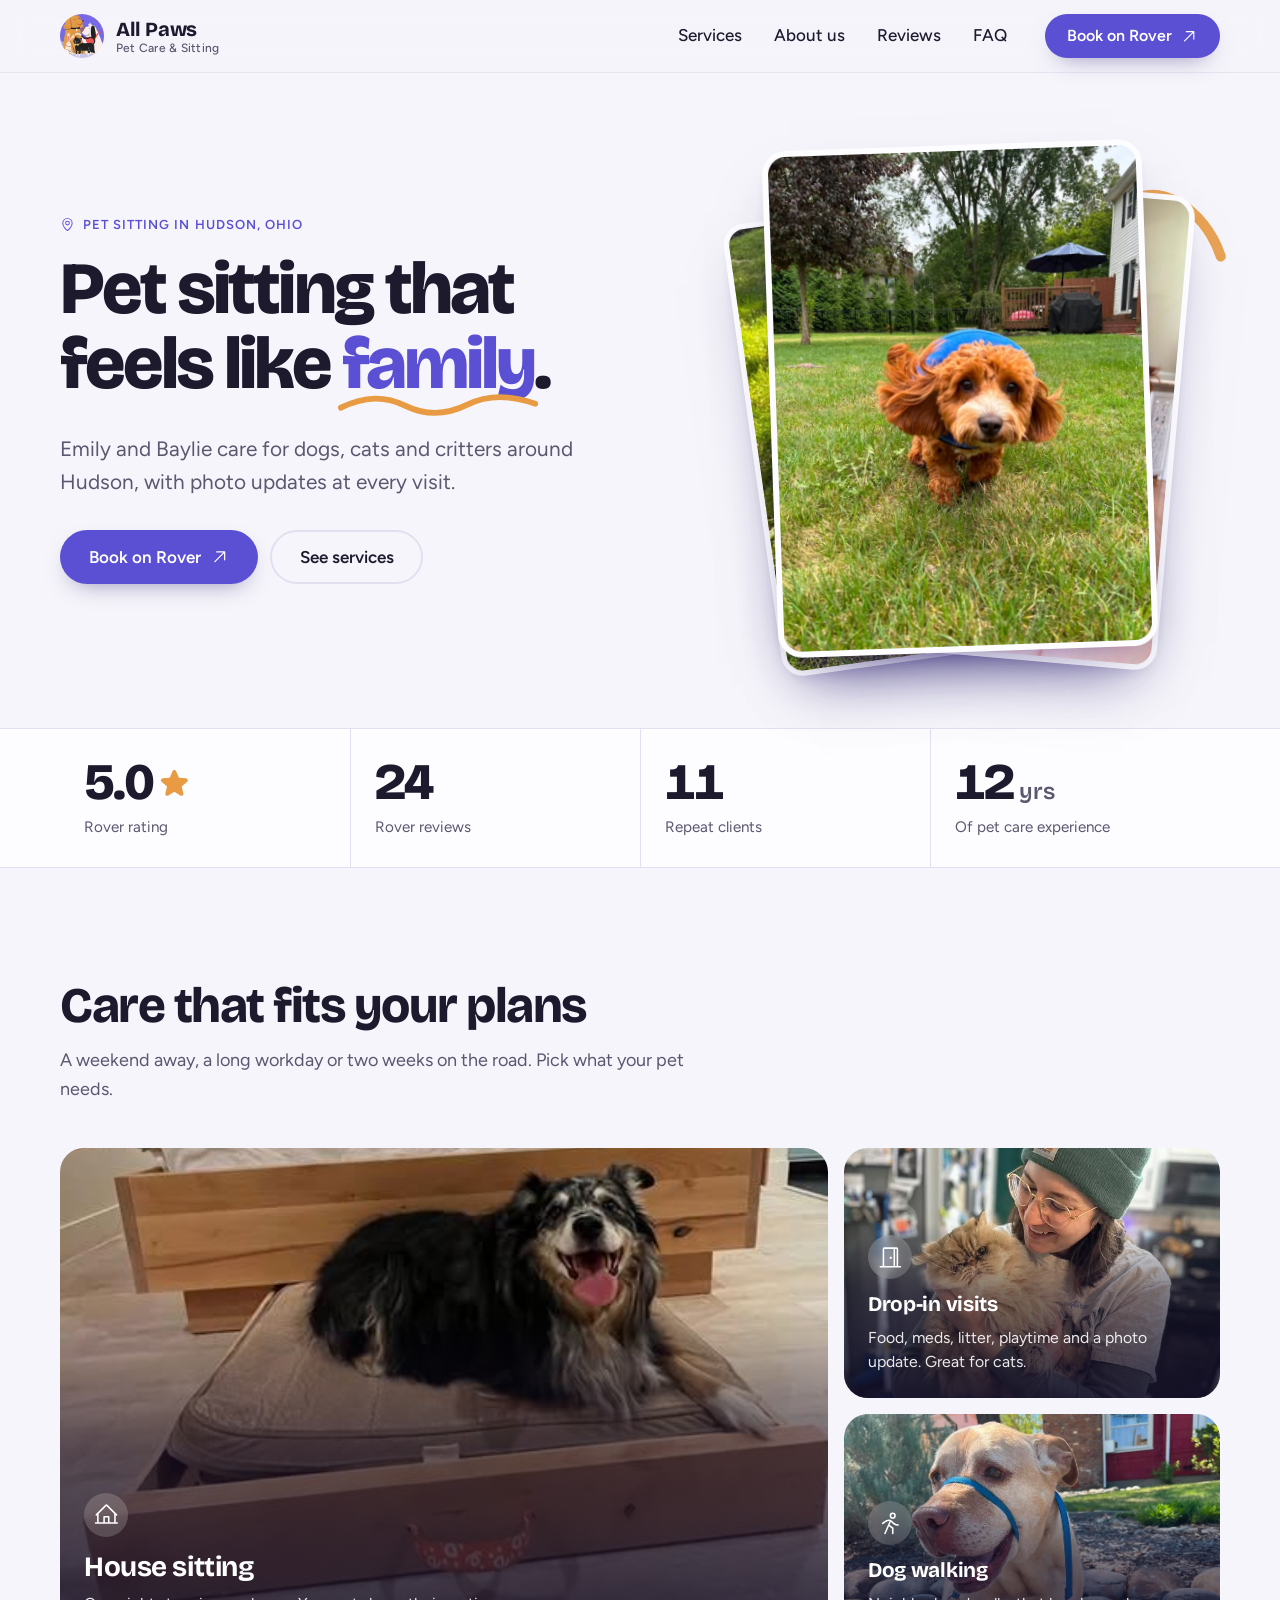
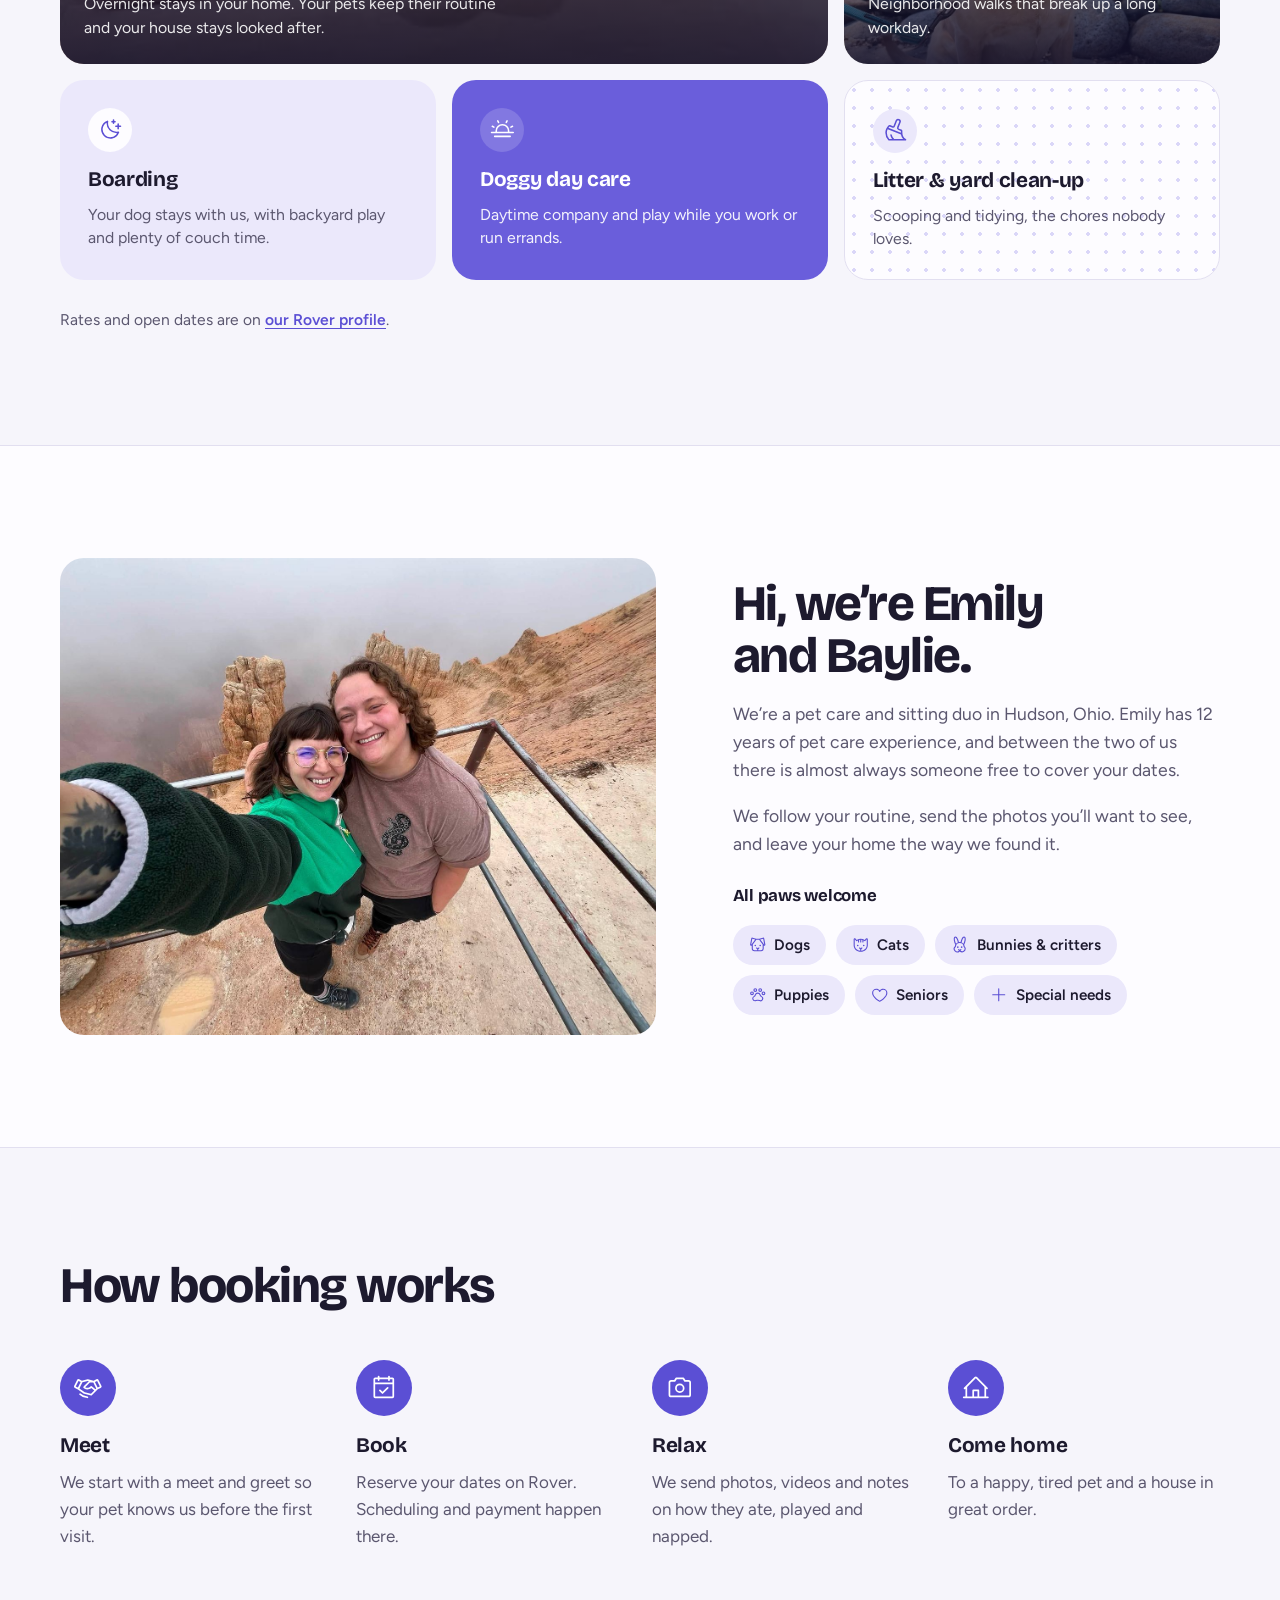
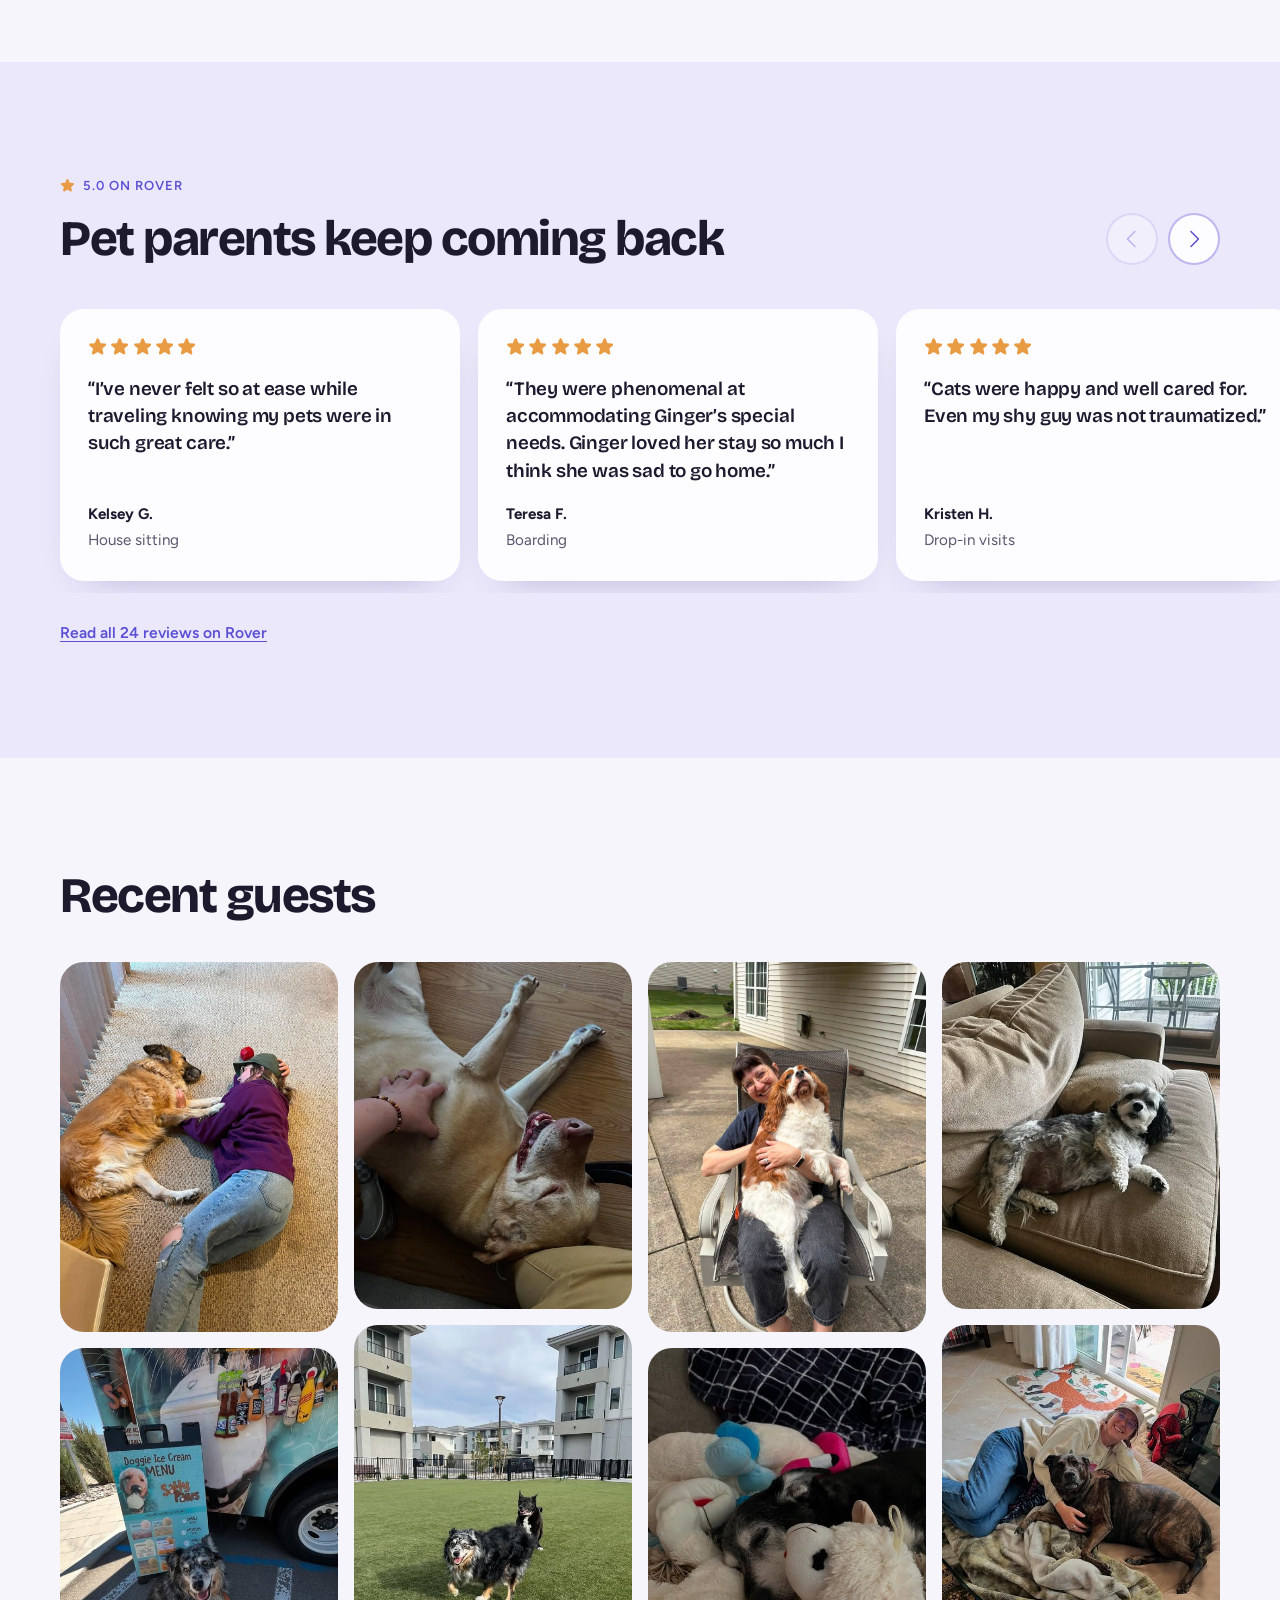
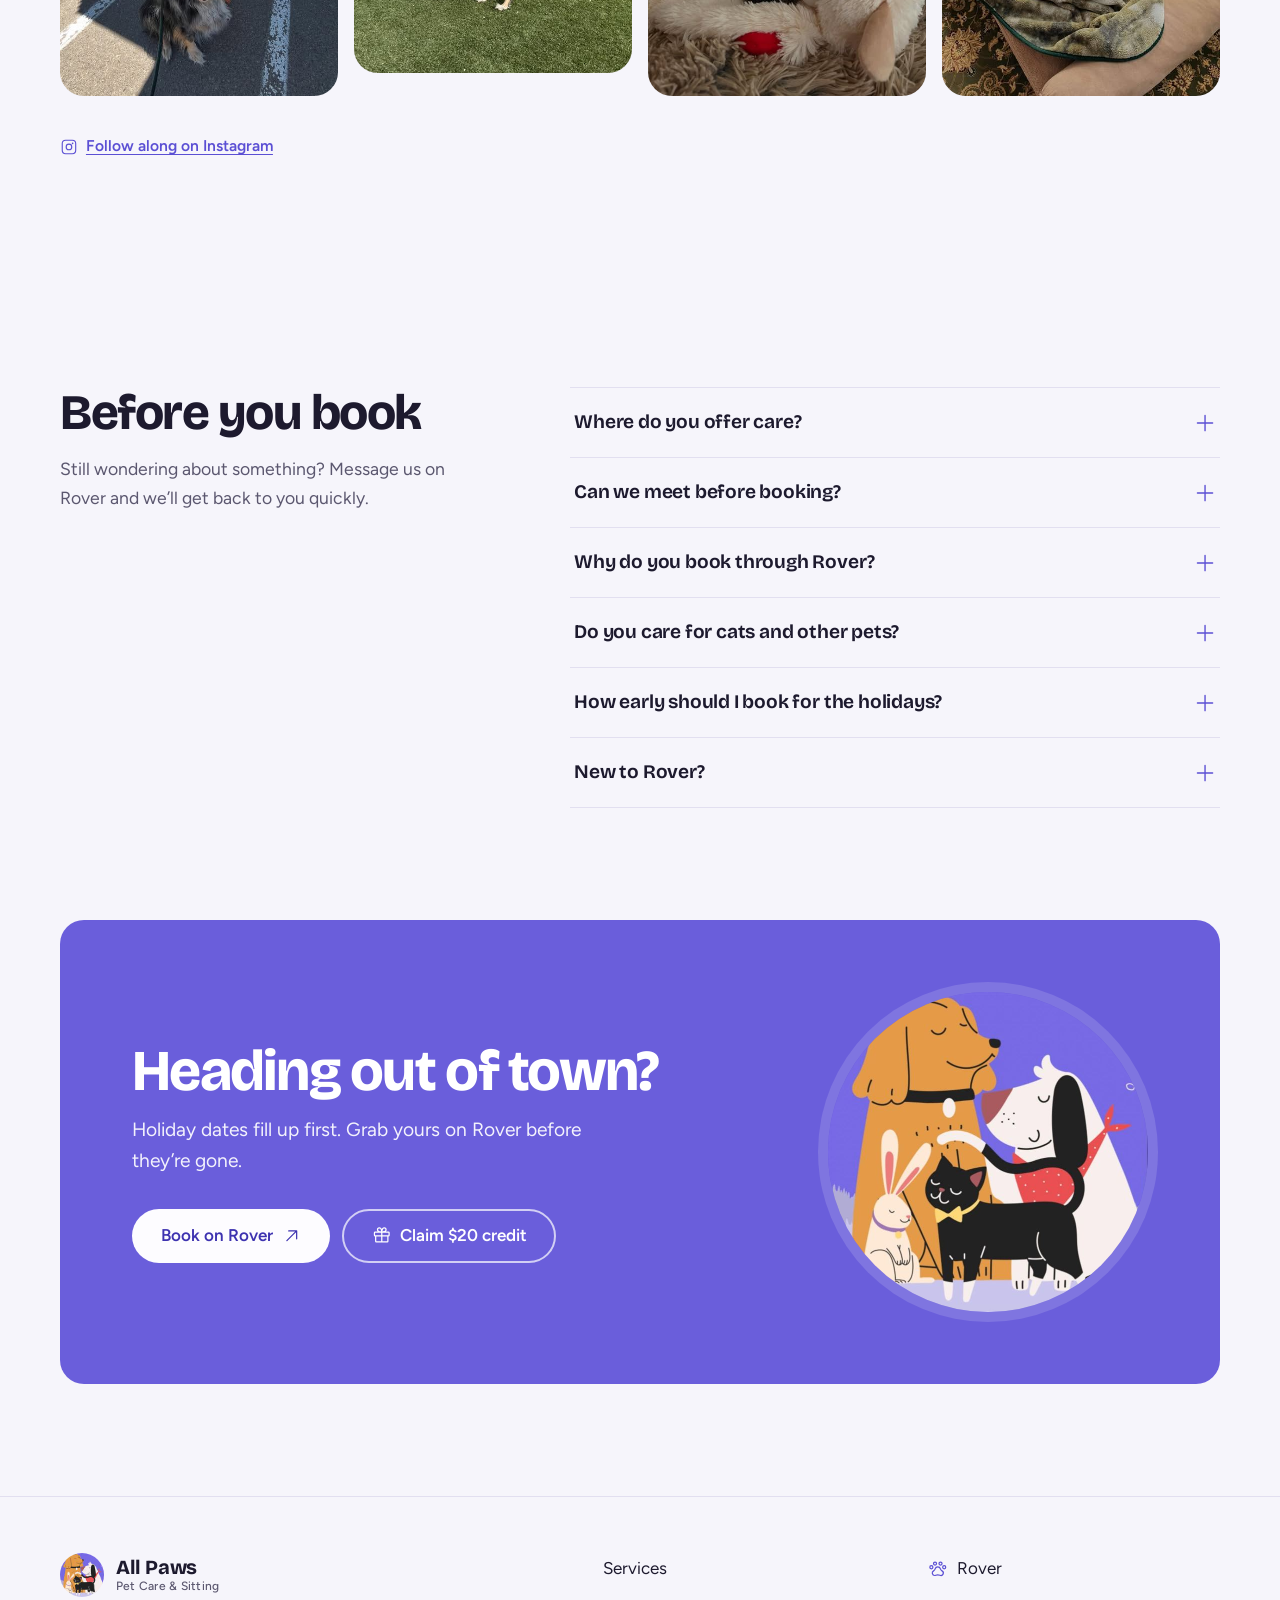
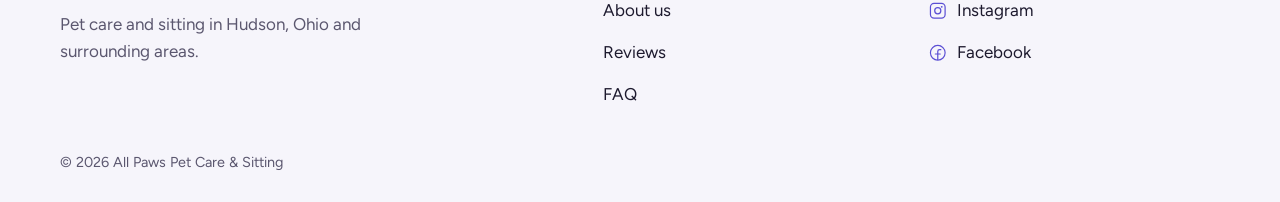
<file: docs/index.html>
<!doctype html>
<html lang="en">
<head>
<meta charset="utf-8">
<meta name="viewport" content="width=device-width, initial-scale=1, viewport-fit=cover">
<title>All Paws Pet Care</title>
<meta name="description" content="All Paws Pet Care &amp; Sitting: Emily and Baylie offer house sitting, drop-in visits, dog walking, boarding and day care in Hudson, Ohio. 5.0 stars on Rover.">
<meta name="theme-color" content="#5B4FD4">
<meta property="og:type" content="website">
<meta property="og:title" content="All Paws Pet Care &amp; Sitting | Hudson, Ohio">
<meta property="og:description" content="House sitting, drop-ins, walks, boarding and day care from a pet sitting duo in Hudson, Ohio. 5.0 stars on Rover.">
<meta property="og:url" content="https://jordanyoerger.com/all-paws/">
<meta property="og:image" content="https://jordanyoerger.com/all-paws/img/doodle-run.jpg">
<link rel="canonical" href="https://jordanyoerger.com/all-paws/">
<link rel="icon" href="img/logo-sm.jpg">
<link rel="preconnect" href="https://fonts.googleapis.com">
<link rel="preconnect" href="https://fonts.gstatic.com" crossorigin>
<link rel="stylesheet" href="https://fonts.googleapis.com/css2?family=Bricolage+Grotesque:opsz,wght@12..96,500..800&amp;family=Figtree:wght@400..700&amp;display=swap">
<script type="application/ld+json">
{
  "@context": "https://schema.org",
  "@type": "LocalBusiness",
  "name": "All Paws Pet Care & Sitting",
  "description": "Pet care and sitting duo offering house sitting, drop-in visits, dog walking, boarding, doggy day care and litter and yard clean-up.",
  "image": "https://jordanyoerger.com/all-paws/img/doodle-run.jpg",
  "url": "https://jordanyoerger.com/all-paws/",
  "address": { "@type": "PostalAddress", "addressLocality": "Hudson", "addressRegion": "OH", "addressCountry": "US" },
  "areaServed": "Hudson, Ohio and surrounding areas",
  "founder": [{ "@type": "Person", "name": "Emily" }, { "@type": "Person", "name": "Baylie" }],
  "sameAs": [
    "https://www.facebook.com/allpawspetcarenv",
    "https://www.instagram.com/allpawspetcarenv/",
    "https://www.rover.com/sit/emilyl32569"
  ]
}
</script>
<link rel="stylesheet" href="site.css">
</head>
<body>
<a class="skip" href="#main">Skip to content</a>

<header class="site-header" id="top">
  <div class="wrap nav">
    <a class="brand" href="#top" aria-label="All Paws Pet Care and Sitting, back to top">
      <img src="img/logo-sm.jpg" width="128" height="128" alt="All Paws logo: a dog, a cat and a bunny snuggled together" decoding="async" class="brand-mark">
      <span class="brand-name">All Paws<small>Pet Care &amp; Sitting</small></span>
    </a>
    <nav class="nav-links" id="nav-links" aria-label="Main">
      <a href="#services">Services</a>
      <a href="#about">About us</a>
      <a href="#reviews">Reviews</a>
      <a href="#faq">FAQ</a>
      <a class="btn btn-primary menu-cta" href="https://www.rover.com/sit/emilyl32569" target="_blank" rel="noopener">Book on Rover <svg class="icon" aria-hidden="true" focusable="false" xmlns="http://www.w3.org/2000/svg" viewBox="0 0 256 256" fill="currentColor"><path d="M200,64V168a8,8,0,0,1-16,0V83.31L69.66,197.66a8,8,0,0,1-11.32-11.32L172.69,72H88a8,8,0,0,1,0-16H192A8,8,0,0,1,200,64Z"/></svg></a>
    </nav>
    <a class="btn btn-primary nav-cta" href="https://www.rover.com/sit/emilyl32569" target="_blank" rel="noopener">Book on Rover <svg class="icon" aria-hidden="true" focusable="false" xmlns="http://www.w3.org/2000/svg" viewBox="0 0 256 256" fill="currentColor"><path d="M200,64V168a8,8,0,0,1-16,0V83.31L69.66,197.66a8,8,0,0,1-11.32-11.32L172.69,72H88a8,8,0,0,1,0-16H192A8,8,0,0,1,200,64Z"/></svg></a>
    <button class="menu-btn" id="menu-btn" type="button" aria-expanded="false" aria-controls="nav-links" aria-label="Open menu">
      <span class="i-open"><svg class="icon" aria-hidden="true" focusable="false" xmlns="http://www.w3.org/2000/svg" viewBox="0 0 256 256" fill="currentColor"><path d="M224,128a8,8,0,0,1-8,8H40a8,8,0,0,1,0-16H216A8,8,0,0,1,224,128ZM40,72H216a8,8,0,0,0,0-16H40a8,8,0,0,0,0,16ZM216,184H40a8,8,0,0,0,0,16H216a8,8,0,0,0,0-16Z"/></svg></span><span class="i-close"><svg class="icon" aria-hidden="true" focusable="false" xmlns="http://www.w3.org/2000/svg" viewBox="0 0 256 256" fill="currentColor"><path d="M205.66,194.34a8,8,0,0,1-11.32,11.32L128,139.31,61.66,205.66a8,8,0,0,1-11.32-11.32L116.69,128,50.34,61.66A8,8,0,0,1,61.66,50.34L128,116.69l66.34-66.35a8,8,0,0,1,11.32,11.32L139.31,128Z"/></svg></span>
    </button>
  </div>
</header>

<main id="main">

  <!-- Hero: asymmetric split, copy left, rotating stack of real client photos right -->
  <section class="hero">
    <div class="wrap hero-grid">
      <div class="hero-copy">
        <p class="eyebrow"><svg class="icon" aria-hidden="true" focusable="false" xmlns="http://www.w3.org/2000/svg" viewBox="0 0 256 256" fill="currentColor"><path d="M128,64a40,40,0,1,0,40,40A40,40,0,0,0,128,64Zm0,64a24,24,0,1,1,24-24A24,24,0,0,1,128,128Zm0-112a88.1,88.1,0,0,0-88,88c0,31.4,14.51,64.68,42,96.25a254.19,254.19,0,0,0,41.45,38.3,8,8,0,0,0,9.18,0A254.19,254.19,0,0,0,174,200.25c27.45-31.57,42-64.85,42-96.25A88.1,88.1,0,0,0,128,16Zm0,206c-16.53-13-72-60.75-72-118a72,72,0,0,1,144,0C200,161.23,144.53,209,128,222Z"/></svg> Pet sitting in Hudson, Ohio</p>
        <h1>Pet sitting that feels like <span class="hl">family<svg class="squiggle" viewBox="0 0 220 24" preserveAspectRatio="none" aria-hidden="true"><path d="M3 15 C 30 3, 52 3, 74 13 S 118 23, 142 12 S 190 2, 217 11"/></svg></span>.</h1>
        <p class="lede">Emily and Baylie care for dogs, cats and critters around Hudson, with photo updates at every visit.</p>
        <div class="cta-row">
          <a class="btn btn-primary btn-lg" href="https://www.rover.com/sit/emilyl32569" target="_blank" rel="noopener">Book on Rover <svg class="icon" aria-hidden="true" focusable="false" xmlns="http://www.w3.org/2000/svg" viewBox="0 0 256 256" fill="currentColor"><path d="M200,64V168a8,8,0,0,1-16,0V83.31L69.66,197.66a8,8,0,0,1-11.32-11.32L172.69,72H88a8,8,0,0,1,0-16H192A8,8,0,0,1,200,64Z"/></svg></a>
          <a class="btn btn-ghost btn-lg" href="#services">See services</a>
        </div>
      </div>
      <div class="hero-art">
        <svg class="blob-squiggle" viewBox="0 0 400 400" aria-hidden="true"><path d="M40 300 C 90 210, 30 150, 110 110 S 250 140, 270 70 S 360 30, 380 90"/></svg>
        <div class="stack" id="stack" role="img" aria-label="Photos of pets Emily and Baylie have cared for">
          <figure class="card" data-pos="0"><img src="img/doodle-run.jpg" width="825" height="1100" alt="A red doodle running across the grass with a blue ball" decoding="async"></figure>
          <figure class="card" data-pos="1"><img src="img/setter.jpg" width="825" height="1100" alt="An Irish setter grinning in a sunny living room" decoding="async"></figure>
          <figure class="card" data-pos="2"><img src="img/shihtzu-grass.jpg" width="512" height="640" alt="A fluffy black and white pup smiling in the grass" decoding="async"></figure>
          <figure class="card" data-pos="3"><img src="img/senior-lambchop.jpg" width="825" height="1100" alt="A senior dog cuddled up with a lamb plush" decoding="async"></figure>
          <figure class="card" data-pos="4"><img src="img/black-dog.jpg" width="512" height="640" alt="A happy black dog lounging on a pink blanket" decoding="async"></figure>
          <figure class="card" data-pos="5"><img src="img/doodle-pair.jpg" width="825" height="1100" alt="Two doodles sitting together on a couch" decoding="async"></figure>
        </div>
      </div>
    </div>
  </section>

  <!-- Proof: real numbers from the Rover profile -->
  <section class="proof" aria-label="Rover track record">
    <div class="wrap proof-grid">
      <div class="stat"><span class="stat-num"><span data-count="5.0" data-dec="1">5.0</span><svg class="icon" aria-hidden="true" focusable="false" xmlns="http://www.w3.org/2000/svg" viewBox="0 0 256 256" fill="currentColor"><path d="M234.29,114.85l-45,38.83L203,211.75a16.4,16.4,0,0,1-24.5,17.82L128,198.49,77.47,229.57A16.4,16.4,0,0,1,53,211.75l13.76-58.07-45-38.83A16.46,16.46,0,0,1,31.08,86l59-4.76,22.76-55.08a16.36,16.36,0,0,1,30.27,0l22.75,55.08,59,4.76a16.46,16.46,0,0,1,9.37,28.86Z"/></svg></span><span class="stat-label">Rover rating</span></div>
      <div class="stat"><span class="stat-num" data-count="24">24</span><span class="stat-label">Rover reviews</span></div>
      <div class="stat"><span class="stat-num" data-count="11">11</span><span class="stat-label">Repeat clients</span></div>
      <div class="stat"><span class="stat-num"><span data-count="12">12</span><small>yrs</small></span><span class="stat-label">Of pet care experience</span></div>
    </div>
  </section>

  <!-- Services: six-cell bento, three photo tiles and three tinted tiles -->
  <section class="section services" id="services">
    <div class="wrap">
      <h2 class="reveal">Care that fits your plans</h2>
      <p class="section-sub reveal">A weekend away, a long workday or two weeks on the road. Pick what your pet needs.</p>
      <div class="bento">
        <article class="tile tile-photo t-house reveal">
          <img src="img/aussie-bed.jpg" width="480" height="640" alt="A fluffy dog resting on its bed at home while its family is away" loading="lazy" decoding="async">
          <div class="tile-body">
            <span class="tile-icon"><svg class="icon" aria-hidden="true" focusable="false" xmlns="http://www.w3.org/2000/svg" viewBox="0 0 256 256" fill="currentColor"><path d="M240,208H224V136l2.34,2.34A8,8,0,0,0,237.66,127L139.31,28.68a16,16,0,0,0-22.62,0L18.34,127a8,8,0,0,0,11.32,11.31L32,136v72H16a8,8,0,0,0,0,16H240a8,8,0,0,0,0-16ZM48,120l80-80,80,80v88H160V152a8,8,0,0,0-8-8H104a8,8,0,0,0-8,8v56H48Zm96,88H112V160h32Z"/></svg></span>
            <h3>House sitting</h3>
            <p>Overnight stays in your home. Your pets keep their routine and your house stays looked after.</p>
          </div>
        </article>
        <article class="tile tile-photo t-drop reveal">
          <img src="img/sitter-cat.jpg" width="639" height="640" alt="A sitter hugging a fluffy Persian cat during a drop-in visit" loading="lazy" decoding="async">
          <div class="tile-body">
            <span class="tile-icon"><svg class="icon" aria-hidden="true" focusable="false" xmlns="http://www.w3.org/2000/svg" viewBox="0 0 256 256" fill="currentColor"><path d="M232,216H208V40a16,16,0,0,0-16-16H64A16,16,0,0,0,48,40V216H24a8,8,0,0,0,0,16H232a8,8,0,0,0,0-16Zm-40,0H176V40h16ZM64,40h96V216H64Zm80,92a12,12,0,1,1-12-12A12,12,0,0,1,144,132Z"/></svg></span>
            <h3>Drop-in visits</h3>
            <p>Food, meds, litter, playtime and a photo update. Great for cats.</p>
          </div>
        </article>
        <article class="tile tile-photo t-walk reveal">
          <img src="img/lab-walk.jpg" width="825" height="1100" alt="A yellow dog in a blue harness sitting pretty on a walk" loading="lazy" decoding="async">
          <div class="tile-body">
            <span class="tile-icon"><svg class="icon" aria-hidden="true" focusable="false" xmlns="http://www.w3.org/2000/svg" viewBox="0 0 256 256" fill="currentColor"><path d="M152,80a32,32,0,1,0-32-32A32,32,0,0,0,152,80Zm0-48a16,16,0,1,1-16,16A16,16,0,0,1,152,32Zm64,112a8,8,0,0,1-8,8c-35.31,0-52.95-17.81-67.12-32.12-2.74-2.77-5.36-5.4-8-7.84l-13.43,30.88,37.2,26.57A8,8,0,0,1,160,176v56a8,8,0,0,1-16,0V180.12l-31.07-22.2L79.34,235.19A8,8,0,0,1,72,240a7.84,7.84,0,0,1-3.19-.67,8,8,0,0,1-4.15-10.52l54.08-124.37c-9.31-1.65-20.92,1.2-34.7,8.58a163.88,163.88,0,0,0-30.57,21.77,8,8,0,0,1-10.95-11.66c2.5-2.35,61.69-57.23,98.72-25.08,3.83,3.32,7.48,7,11,10.57C166.19,122.7,179.36,136,208,136A8,8,0,0,1,216,144Z"/></svg></span>
            <h3>Dog walking</h3>
            <p>Neighborhood walks that break up a long workday.</p>
          </div>
        </article>
        <article class="tile tile-tint t-board reveal">
          <span class="tile-icon"><svg class="icon" aria-hidden="true" focusable="false" xmlns="http://www.w3.org/2000/svg" viewBox="0 0 256 256" fill="currentColor"><path d="M240,96a8,8,0,0,1-8,8H216v16a8,8,0,0,1-16,0V104H184a8,8,0,0,1,0-16h16V72a8,8,0,0,1,16,0V88h16A8,8,0,0,1,240,96ZM144,56h8v8a8,8,0,0,0,16,0V56h8a8,8,0,0,0,0-16h-8V32a8,8,0,0,0-16,0v8h-8a8,8,0,0,0,0,16Zm72.77,97a8,8,0,0,1,1.43,8A96,96,0,1,1,95.07,37.8a8,8,0,0,1,10.6,9.06A88.07,88.07,0,0,0,209.14,150.33,8,8,0,0,1,216.77,153Zm-19.39,14.88c-1.79.09-3.59.14-5.38.14A104.11,104.11,0,0,1,88,64c0-1.79,0-3.59.14-5.38A80,80,0,1,0,197.38,167.86Z"/></svg></span>
          <h3>Boarding</h3>
          <p>Your dog stays with us, with backyard play and plenty of couch time.</p>
        </article>
        <article class="tile tile-brand t-day reveal">
          <span class="tile-icon"><svg class="icon" aria-hidden="true" focusable="false" xmlns="http://www.w3.org/2000/svg" viewBox="0 0 256 256" fill="currentColor"><path d="M240,152H199.55a73.54,73.54,0,0,0,.45-8,72,72,0,0,0-144,0,73.54,73.54,0,0,0,.45,8H16a8,8,0,0,0,0,16H240a8,8,0,0,0,0-16ZM72,144a56,56,0,1,1,111.41,8H72.59A56.13,56.13,0,0,1,72,144Zm144,56a8,8,0,0,1-8,8H48a8,8,0,0,1,0-16H208A8,8,0,0,1,216,200ZM72.84,43.58a8,8,0,0,1,14.32-7.16l8,16a8,8,0,0,1-14.32,7.16Zm-56,48.84a8,8,0,0,1,10.74-3.57l16,8a8,8,0,0,1-7.16,14.31l-16-8A8,8,0,0,1,16.84,92.42Zm192,15.16a8,8,0,0,1,3.58-10.73l16-8a8,8,0,1,1,7.16,14.31l-16,8a8,8,0,0,1-10.74-3.58Zm-48-55.16,8-16a8,8,0,0,1,14.32,7.16l-8,16a8,8,0,1,1-14.32-7.16Z"/></svg></span>
          <h3>Doggy day care</h3>
          <p>Daytime company and play while you work or run errands.</p>
        </article>
        <article class="tile tile-dots t-clean reveal">
          <span class="tile-icon"><svg class="icon" aria-hidden="true" focusable="false" xmlns="http://www.w3.org/2000/svg" viewBox="0 0 256 256" fill="currentColor"><path d="M235.5,216.81c-22.56-11-35.5-34.58-35.5-64.8V134.73a15.94,15.94,0,0,0-10.09-14.87L165,110a8,8,0,0,1-4.48-10.34l21.32-53a28,28,0,0,0-16.1-37,28.14,28.14,0,0,0-35.82,16,.61.61,0,0,0,0,.12L108.9,79a8,8,0,0,1-10.37,4.49L73.11,73.14A15.89,15.89,0,0,0,55.74,76.8C34.68,98.45,24,123.75,24,152a111.45,111.45,0,0,0,31.18,77.53A8,8,0,0,0,61,232H232a8,8,0,0,0,3.5-15.19ZM67.14,88l25.41,10.3a24,24,0,0,0,31.23-13.45l21-53c2.56-6.11,9.47-9.27,15.43-7a12,12,0,0,1,6.88,15.92L145.69,93.76a24,24,0,0,0,13.43,31.14L184,134.73V152c0,.33,0,.66,0,1L55.77,101.71A108.84,108.84,0,0,1,67.14,88Zm48,128a87.53,87.53,0,0,1-24.34-42,8,8,0,0,0-15.49,4,105.16,105.16,0,0,0,18.36,38H64.44A95.54,95.54,0,0,1,40,152a85.9,85.9,0,0,1,7.73-36.29l137.8,55.12c3,18,10.56,33.48,21.89,45.16Z"/></svg></span>
          <h3>Litter &amp; yard clean-up</h3>
          <p>Scooping and tidying, the chores nobody loves.</p>
        </article>
      </div>
      <p class="fine reveal">Rates and open dates are on <a href="https://www.rover.com/sit/emilyl32569" target="_blank" rel="noopener">our Rover profile</a>.</p>
    </div>
  </section>

  <!-- About: photo left, story right -->
  <section class="section about" id="about">
    <div class="wrap about-grid">
      <figure class="about-photo reveal">
        <img src="img/emily-baylie.jpg" width="1500" height="1125" alt="Emily and Baylie smiling together on a canyon overlook" loading="lazy" decoding="async">
      </figure>
      <div class="about-copy reveal">
        <h2>Hi, we&rsquo;re Emily and Baylie.</h2>
        <p>We&rsquo;re a pet care and sitting duo in Hudson, Ohio. Emily has 12 years of pet care experience, and between the two of us there is almost always someone free to cover your dates.</p>
        <p>We follow your routine, send the photos you&rsquo;ll want to see, and leave your home the way we found it.</p>
        <h3 class="chips-title">All paws welcome</h3>
        <ul class="chips" aria-label="Pets we care for">
          <li><svg class="icon" aria-hidden="true" focusable="false" xmlns="http://www.w3.org/2000/svg" viewBox="0 0 256 256" fill="currentColor"><path d="M239.71,125l-16.42-88a16,16,0,0,0-19.61-12.58l-.31.09L150.85,40h-45.7L52.63,24.56l-.31-.09A16,16,0,0,0,32.71,37.05L16.29,125a15.77,15.77,0,0,0,9.12,17.52A16.26,16.26,0,0,0,32.12,144,15.48,15.48,0,0,0,40,141.84V184a40,40,0,0,0,40,40h96a40,40,0,0,0,40-40V141.85a15.5,15.5,0,0,0,7.87,2.16,16.31,16.31,0,0,0,6.72-1.47A15.77,15.77,0,0,0,239.71,125ZM32,128h0L48.43,40,90.5,52.37Zm144,80H136V195.31l13.66-13.65a8,8,0,0,0-11.32-11.32L128,180.69l-10.34-10.35a8,8,0,0,0-11.32,11.32L120,195.31V208H80a24,24,0,0,1-24-24V123.11L107.92,56h40.15L200,123.11V184A24,24,0,0,1,176,208Zm48-80L165.5,52.37,207.57,40,224,128ZM104,140a12,12,0,1,1-12-12A12,12,0,0,1,104,140Zm72,0a12,12,0,1,1-12-12A12,12,0,0,1,176,140Z"/></svg> Dogs</li>
          <li><svg class="icon" aria-hidden="true" focusable="false" xmlns="http://www.w3.org/2000/svg" viewBox="0 0 256 256" fill="currentColor"><path d="M96,140a12,12,0,1,1-12-12A12,12,0,0,1,96,140Zm76-12a12,12,0,1,0,12,12A12,12,0,0,0,172,128Zm60-80v88c0,52.93-46.65,96-104,96S24,188.93,24,136V48A16,16,0,0,1,51.31,36.69c.14.14.26.27.38.41L69,57a111.22,111.22,0,0,1,118.1,0L204.31,37.1c.12-.14.24-.27.38-.41A16,16,0,0,1,232,48Zm-16,0-21.56,24.8A8,8,0,0,1,183.63,74,88.86,88.86,0,0,0,168,64.75V88a8,8,0,1,1-16,0V59.05a97.43,97.43,0,0,0-16-2.72V88a8,8,0,1,1-16,0V56.33a97.43,97.43,0,0,0-16,2.72V88a8,8,0,1,1-16,0V64.75A88.86,88.86,0,0,0,72.37,74a8,8,0,0,1-10.81-1.17L40,48v88c0,41.66,35.21,76,80,79.67V195.31l-13.66-13.66a8,8,0,0,1,11.32-11.31L128,180.68l10.34-10.34a8,8,0,0,1,11.32,11.31L136,195.31v20.36c44.79-3.69,80-38,80-79.67Z"/></svg> Cats</li>
          <li><svg class="icon" aria-hidden="true" focusable="false" xmlns="http://www.w3.org/2000/svg" viewBox="0 0 256 256" fill="currentColor"><path d="M112,164a12,12,0,1,1-12-12A12,12,0,0,1,112,164Zm44-12a12,12,0,1,0,12,12A12,12,0,0,0,156,152Zm60,36a52,52,0,0,1-88,37.52A52,52,0,1,1,56.72,149.8,71.58,71.58,0,0,1,63,129C44,91.1,32.53,40.76,45.64,19.08A22,22,0,0,1,65.06,8c14.12,0,26,11.89,36.44,36.36,6.22,14.62,10.85,31.32,14,44.74a71.8,71.8,0,0,1,25,0c3.13-13.42,7.76-30.12,14-44.74C164.9,19.89,176.82,8,190.94,8a22,22,0,0,1,19.42,11.08C223.47,40.76,212,91.1,193,129a71.58,71.58,0,0,1,6.26,20.76A51.77,51.77,0,0,1,216,188ZM155.89,93.63a71.72,71.72,0,0,1,26.88,19.64A218.45,218.45,0,0,0,197.6,67.08c3.49-18.13,3.15-33-.93-39.72A6,6,0,0,0,190.94,24c-6.61,0-14.52,9.7-21.72,26.62C163.29,64.56,158.87,80.74,155.89,93.63ZM73.23,113.27a71.72,71.72,0,0,1,26.88-19.64c-3-12.89-7.4-29.07-13.33-43C79.58,33.7,71.67,24,65.06,24a6,6,0,0,0-5.73,3.36C55.25,34.1,54.91,49,58.4,67.08A218.45,218.45,0,0,0,73.23,113.27ZM200,188a35.87,35.87,0,0,0-13.34-28,8,8,0,0,1-2.92-5.45,56,56,0,0,0-111.48,0A8,8,0,0,1,69.34,160a36,36,0,1,0,47.28,54.21l-9.74-8.09a8,8,0,1,1,10.24-12.3L128,202.9l10.88-9.05a8,8,0,0,1,10.24,12.3l-9.74,8.09A36,36,0,0,0,200,188Z"/></svg> Bunnies &amp; critters</li>
          <li><svg class="icon" aria-hidden="true" focusable="false" xmlns="http://www.w3.org/2000/svg" viewBox="0 0 256 256" fill="currentColor"><path d="M212,80a28,28,0,1,0,28,28A28,28,0,0,0,212,80Zm0,40a12,12,0,1,1,12-12A12,12,0,0,1,212,120ZM72,108a28,28,0,1,0-28,28A28,28,0,0,0,72,108ZM44,120a12,12,0,1,1,12-12A12,12,0,0,1,44,120ZM92,88A28,28,0,1,0,64,60,28,28,0,0,0,92,88Zm0-40A12,12,0,1,1,80,60,12,12,0,0,1,92,48Zm72,40a28,28,0,1,0-28-28A28,28,0,0,0,164,88Zm0-40a12,12,0,1,1-12,12A12,12,0,0,1,164,48Zm23.12,100.86a35.3,35.3,0,0,1-16.87-21.14,44,44,0,0,0-84.5,0A35.25,35.25,0,0,1,69,148.82,40,40,0,0,0,88,224a39.48,39.48,0,0,0,15.52-3.13,64.09,64.09,0,0,1,48.87,0,40,40,0,0,0,34.73-72ZM168,208a24,24,0,0,1-9.45-1.93,80.14,80.14,0,0,0-61.19,0,24,24,0,0,1-20.71-43.26,51.22,51.22,0,0,0,24.46-30.67,28,28,0,0,1,53.78,0,51.27,51.27,0,0,0,24.53,30.71A24,24,0,0,1,168,208Z"/></svg> Puppies</li>
          <li><svg class="icon" aria-hidden="true" focusable="false" xmlns="http://www.w3.org/2000/svg" viewBox="0 0 256 256" fill="currentColor"><path d="M178,40c-20.65,0-38.73,8.88-50,23.89C116.73,48.88,98.65,40,78,40a62.07,62.07,0,0,0-62,62c0,70,103.79,126.66,108.21,129a8,8,0,0,0,7.58,0C136.21,228.66,240,172,240,102A62.07,62.07,0,0,0,178,40ZM128,214.8C109.74,204.16,32,155.69,32,102A46.06,46.06,0,0,1,78,56c19.45,0,35.78,10.36,42.6,27a8,8,0,0,0,14.8,0c6.82-16.67,23.15-27,42.6-27a46.06,46.06,0,0,1,46,46C224,155.61,146.24,204.15,128,214.8Z"/></svg> Seniors</li>
          <li><svg class="icon" aria-hidden="true" focusable="false" xmlns="http://www.w3.org/2000/svg" viewBox="0 0 256 256" fill="currentColor"><path d="M224,128a8,8,0,0,1-8,8H136v80a8,8,0,0,1-16,0V136H40a8,8,0,0,1,0-16h80V40a8,8,0,0,1,16,0v80h80A8,8,0,0,1,224,128Z"/></svg> Special needs</li>
        </ul>
      </div>
    </div>
  </section>

  <!-- How it works: a real sequence, drawn as a connecting line -->
  <section class="section how" aria-labelledby="how-title">
    <div class="wrap">
      <h2 id="how-title" class="reveal">How booking works</h2>
      <ol class="steps">
        <li class="step reveal">
          <span class="step-icon"><svg class="icon" aria-hidden="true" focusable="false" xmlns="http://www.w3.org/2000/svg" viewBox="0 0 256 256" fill="currentColor"><path d="M254.3,107.91,228.78,56.85a16,16,0,0,0-21.47-7.15L182.44,62.13,130.05,48.27a8.14,8.14,0,0,0-4.1,0L73.56,62.13,48.69,49.7a16,16,0,0,0-21.47,7.15L1.7,107.9a16,16,0,0,0,7.15,21.47l27,13.51,55.49,39.63a8.06,8.06,0,0,0,2.71,1.25l64,16a8,8,0,0,0,7.6-2.1l55.07-55.08,26.42-13.21a16,16,0,0,0,7.15-21.46Zm-54.89,33.37L165,113.72a8,8,0,0,0-10.68.61C136.51,132.27,116.66,130,104,122L147.24,80h31.81l27.21,54.41ZM41.53,64,62,74.22,36.43,125.27,16,115.06Zm116,119.13L99.42,168.61l-49.2-35.14,28-56L128,64.28l9.8,2.59-45,43.68-.08.09a16,16,0,0,0,2.72,24.81c20.56,13.13,45.37,11,64.91-5L188,152.66Zm62-57.87-25.52-51L214.47,64,240,115.06Zm-87.75,92.67a8,8,0,0,1-7.75,6.06,8.13,8.13,0,0,1-1.95-.24L80.41,213.33a7.89,7.89,0,0,1-2.71-1.25L51.35,193.26a8,8,0,0,1,9.3-13l25.11,17.94L126,208.24A8,8,0,0,1,131.82,217.94Z"/></svg></span>
          <h3>Meet</h3>
          <p>We start with a meet and greet so your pet knows us before the first visit.</p>
        </li>
        <li class="step reveal">
          <span class="step-icon"><svg class="icon" aria-hidden="true" focusable="false" xmlns="http://www.w3.org/2000/svg" viewBox="0 0 256 256" fill="currentColor"><path d="M208,32H184V24a8,8,0,0,0-16,0v8H88V24a8,8,0,0,0-16,0v8H48A16,16,0,0,0,32,48V208a16,16,0,0,0,16,16H208a16,16,0,0,0,16-16V48A16,16,0,0,0,208,32ZM72,48v8a8,8,0,0,0,16,0V48h80v8a8,8,0,0,0,16,0V48h24V80H48V48ZM208,208H48V96H208V208Zm-38.34-85.66a8,8,0,0,1,0,11.32l-48,48a8,8,0,0,1-11.32,0l-24-24a8,8,0,0,1,11.32-11.32L116,164.69l42.34-42.35A8,8,0,0,1,169.66,122.34Z"/></svg></span>
          <h3>Book</h3>
          <p>Reserve your dates on Rover. Scheduling and payment happen there.</p>
        </li>
        <li class="step reveal">
          <span class="step-icon"><svg class="icon" aria-hidden="true" focusable="false" xmlns="http://www.w3.org/2000/svg" viewBox="0 0 256 256" fill="currentColor"><path d="M208,56H180.28L166.65,35.56A8,8,0,0,0,160,32H96a8,8,0,0,0-6.65,3.56L75.71,56H48A24,24,0,0,0,24,80V192a24,24,0,0,0,24,24H208a24,24,0,0,0,24-24V80A24,24,0,0,0,208,56Zm8,136a8,8,0,0,1-8,8H48a8,8,0,0,1-8-8V80a8,8,0,0,1,8-8H80a8,8,0,0,0,6.66-3.56L100.28,48h55.43l13.63,20.44A8,8,0,0,0,176,72h32a8,8,0,0,1,8,8ZM128,88a44,44,0,1,0,44,44A44.05,44.05,0,0,0,128,88Zm0,72a28,28,0,1,1,28-28A28,28,0,0,1,128,160Z"/></svg></span>
          <h3>Relax</h3>
          <p>We send photos, videos and notes on how they ate, played and napped.</p>
        </li>
        <li class="step reveal">
          <span class="step-icon"><svg class="icon" aria-hidden="true" focusable="false" xmlns="http://www.w3.org/2000/svg" viewBox="0 0 256 256" fill="currentColor"><path d="M240,208H224V136l2.34,2.34A8,8,0,0,0,237.66,127L139.31,28.68a16,16,0,0,0-22.62,0L18.34,127a8,8,0,0,0,11.32,11.31L32,136v72H16a8,8,0,0,0,0,16H240a8,8,0,0,0,0-16ZM48,120l80-80,80,80v88H160V152a8,8,0,0,0-8-8H104a8,8,0,0,0-8,8v56H48Zm96,88H112V160h32Z"/></svg></span>
          <h3>Come home</h3>
          <p>To a happy, tired pet and a house in great order.</p>
        </li>
      </ol>
    </div>
  </section>

  <!-- Reviews: real Rover reviews, horizontal scroll-snap -->
  <section class="section reviews" id="reviews">
    <div class="wrap">
      <div class="reviews-head">
        <div>
          <p class="eyebrow"><svg class="icon" aria-hidden="true" focusable="false" xmlns="http://www.w3.org/2000/svg" viewBox="0 0 256 256" fill="currentColor"><path d="M234.29,114.85l-45,38.83L203,211.75a16.4,16.4,0,0,1-24.5,17.82L128,198.49,77.47,229.57A16.4,16.4,0,0,1,53,211.75l13.76-58.07-45-38.83A16.46,16.46,0,0,1,31.08,86l59-4.76,22.76-55.08a16.36,16.36,0,0,1,30.27,0l22.75,55.08,59,4.76a16.46,16.46,0,0,1,9.37,28.86Z"/></svg> 5.0 on Rover</p>
          <h2>Pet parents keep coming back</h2>
        </div>
        <div class="carousel-btns">
          <button class="icon-btn" type="button" id="rev-prev" aria-label="Previous reviews"><svg class="icon" aria-hidden="true" focusable="false" xmlns="http://www.w3.org/2000/svg" viewBox="0 0 256 256" fill="currentColor"><path d="M165.66,202.34a8,8,0,0,1-11.32,11.32l-80-80a8,8,0,0,1,0-11.32l80-80a8,8,0,0,1,11.32,11.32L91.31,128Z"/></svg></button>
          <button class="icon-btn" type="button" id="rev-next" aria-label="Next reviews"><svg class="icon" aria-hidden="true" focusable="false" xmlns="http://www.w3.org/2000/svg" viewBox="0 0 256 256" fill="currentColor"><path d="M181.66,133.66l-80,80a8,8,0,0,1-11.32-11.32L164.69,128,90.34,53.66a8,8,0,0,1,11.32-11.32l80,80A8,8,0,0,1,181.66,133.66Z"/></svg></button>
        </div>
      </div>
    </div>
    <div class="review-track" id="review-track" tabindex="0" aria-label="Rover reviews">
      <figure class="review"><div class="stars" aria-label="5 out of 5 stars"><svg class="icon" aria-hidden="true" focusable="false" xmlns="http://www.w3.org/2000/svg" viewBox="0 0 256 256" fill="currentColor"><path d="M234.29,114.85l-45,38.83L203,211.75a16.4,16.4,0,0,1-24.5,17.82L128,198.49,77.47,229.57A16.4,16.4,0,0,1,53,211.75l13.76-58.07-45-38.83A16.46,16.46,0,0,1,31.08,86l59-4.76,22.76-55.08a16.36,16.36,0,0,1,30.27,0l22.75,55.08,59,4.76a16.46,16.46,0,0,1,9.37,28.86Z"/></svg><svg class="icon" aria-hidden="true" focusable="false" xmlns="http://www.w3.org/2000/svg" viewBox="0 0 256 256" fill="currentColor"><path d="M234.29,114.85l-45,38.83L203,211.75a16.4,16.4,0,0,1-24.5,17.82L128,198.49,77.47,229.57A16.4,16.4,0,0,1,53,211.75l13.76-58.07-45-38.83A16.46,16.46,0,0,1,31.08,86l59-4.76,22.76-55.08a16.36,16.36,0,0,1,30.27,0l22.75,55.08,59,4.76a16.46,16.46,0,0,1,9.37,28.86Z"/></svg><svg class="icon" aria-hidden="true" focusable="false" xmlns="http://www.w3.org/2000/svg" viewBox="0 0 256 256" fill="currentColor"><path d="M234.29,114.85l-45,38.83L203,211.75a16.4,16.4,0,0,1-24.5,17.82L128,198.49,77.47,229.57A16.4,16.4,0,0,1,53,211.75l13.76-58.07-45-38.83A16.46,16.46,0,0,1,31.08,86l59-4.76,22.76-55.08a16.36,16.36,0,0,1,30.27,0l22.75,55.08,59,4.76a16.46,16.46,0,0,1,9.37,28.86Z"/></svg><svg class="icon" aria-hidden="true" focusable="false" xmlns="http://www.w3.org/2000/svg" viewBox="0 0 256 256" fill="currentColor"><path d="M234.29,114.85l-45,38.83L203,211.75a16.4,16.4,0,0,1-24.5,17.82L128,198.49,77.47,229.57A16.4,16.4,0,0,1,53,211.75l13.76-58.07-45-38.83A16.46,16.46,0,0,1,31.08,86l59-4.76,22.76-55.08a16.36,16.36,0,0,1,30.27,0l22.75,55.08,59,4.76a16.46,16.46,0,0,1,9.37,28.86Z"/></svg><svg class="icon" aria-hidden="true" focusable="false" xmlns="http://www.w3.org/2000/svg" viewBox="0 0 256 256" fill="currentColor"><path d="M234.29,114.85l-45,38.83L203,211.75a16.4,16.4,0,0,1-24.5,17.82L128,198.49,77.47,229.57A16.4,16.4,0,0,1,53,211.75l13.76-58.07-45-38.83A16.46,16.46,0,0,1,31.08,86l59-4.76,22.76-55.08a16.36,16.36,0,0,1,30.27,0l22.75,55.08,59,4.76a16.46,16.46,0,0,1,9.37,28.86Z"/></svg></div><blockquote>&ldquo;I&rsquo;ve never felt so at ease while traveling knowing my pets were in such great care.&rdquo;</blockquote><figcaption><strong>Kelsey G.</strong><span>House sitting</span></figcaption></figure>
      <figure class="review"><div class="stars" aria-label="5 out of 5 stars"><svg class="icon" aria-hidden="true" focusable="false" xmlns="http://www.w3.org/2000/svg" viewBox="0 0 256 256" fill="currentColor"><path d="M234.29,114.85l-45,38.83L203,211.75a16.4,16.4,0,0,1-24.5,17.82L128,198.49,77.47,229.57A16.4,16.4,0,0,1,53,211.75l13.76-58.07-45-38.83A16.46,16.46,0,0,1,31.08,86l59-4.76,22.76-55.08a16.36,16.36,0,0,1,30.27,0l22.75,55.08,59,4.76a16.46,16.46,0,0,1,9.37,28.86Z"/></svg><svg class="icon" aria-hidden="true" focusable="false" xmlns="http://www.w3.org/2000/svg" viewBox="0 0 256 256" fill="currentColor"><path d="M234.29,114.85l-45,38.83L203,211.75a16.4,16.4,0,0,1-24.5,17.82L128,198.49,77.47,229.57A16.4,16.4,0,0,1,53,211.75l13.76-58.07-45-38.83A16.46,16.46,0,0,1,31.08,86l59-4.76,22.76-55.08a16.36,16.36,0,0,1,30.27,0l22.75,55.08,59,4.76a16.46,16.46,0,0,1,9.37,28.86Z"/></svg><svg class="icon" aria-hidden="true" focusable="false" xmlns="http://www.w3.org/2000/svg" viewBox="0 0 256 256" fill="currentColor"><path d="M234.29,114.85l-45,38.83L203,211.75a16.4,16.4,0,0,1-24.5,17.82L128,198.49,77.47,229.57A16.4,16.4,0,0,1,53,211.75l13.76-58.07-45-38.83A16.46,16.46,0,0,1,31.08,86l59-4.76,22.76-55.08a16.36,16.36,0,0,1,30.27,0l22.75,55.08,59,4.76a16.46,16.46,0,0,1,9.37,28.86Z"/></svg><svg class="icon" aria-hidden="true" focusable="false" xmlns="http://www.w3.org/2000/svg" viewBox="0 0 256 256" fill="currentColor"><path d="M234.29,114.85l-45,38.83L203,211.75a16.4,16.4,0,0,1-24.5,17.82L128,198.49,77.47,229.57A16.4,16.4,0,0,1,53,211.75l13.76-58.07-45-38.83A16.46,16.46,0,0,1,31.08,86l59-4.76,22.76-55.08a16.36,16.36,0,0,1,30.27,0l22.75,55.08,59,4.76a16.46,16.46,0,0,1,9.37,28.86Z"/></svg><svg class="icon" aria-hidden="true" focusable="false" xmlns="http://www.w3.org/2000/svg" viewBox="0 0 256 256" fill="currentColor"><path d="M234.29,114.85l-45,38.83L203,211.75a16.4,16.4,0,0,1-24.5,17.82L128,198.49,77.47,229.57A16.4,16.4,0,0,1,53,211.75l13.76-58.07-45-38.83A16.46,16.46,0,0,1,31.08,86l59-4.76,22.76-55.08a16.36,16.36,0,0,1,30.27,0l22.75,55.08,59,4.76a16.46,16.46,0,0,1,9.37,28.86Z"/></svg></div><blockquote>&ldquo;They were phenomenal at accommodating Ginger&rsquo;s special needs. Ginger loved her stay so much I think she was sad to go home.&rdquo;</blockquote><figcaption><strong>Teresa F.</strong><span>Boarding</span></figcaption></figure>
      <figure class="review"><div class="stars" aria-label="5 out of 5 stars"><svg class="icon" aria-hidden="true" focusable="false" xmlns="http://www.w3.org/2000/svg" viewBox="0 0 256 256" fill="currentColor"><path d="M234.29,114.85l-45,38.83L203,211.75a16.4,16.4,0,0,1-24.5,17.82L128,198.49,77.47,229.57A16.4,16.4,0,0,1,53,211.75l13.76-58.07-45-38.83A16.46,16.46,0,0,1,31.08,86l59-4.76,22.76-55.08a16.36,16.36,0,0,1,30.27,0l22.75,55.08,59,4.76a16.46,16.46,0,0,1,9.37,28.86Z"/></svg><svg class="icon" aria-hidden="true" focusable="false" xmlns="http://www.w3.org/2000/svg" viewBox="0 0 256 256" fill="currentColor"><path d="M234.29,114.85l-45,38.83L203,211.75a16.4,16.4,0,0,1-24.5,17.82L128,198.49,77.47,229.57A16.4,16.4,0,0,1,53,211.75l13.76-58.07-45-38.83A16.46,16.46,0,0,1,31.08,86l59-4.76,22.76-55.08a16.36,16.36,0,0,1,30.27,0l22.75,55.08,59,4.76a16.46,16.46,0,0,1,9.37,28.86Z"/></svg><svg class="icon" aria-hidden="true" focusable="false" xmlns="http://www.w3.org/2000/svg" viewBox="0 0 256 256" fill="currentColor"><path d="M234.29,114.85l-45,38.83L203,211.75a16.4,16.4,0,0,1-24.5,17.82L128,198.49,77.47,229.57A16.4,16.4,0,0,1,53,211.75l13.76-58.07-45-38.83A16.46,16.46,0,0,1,31.08,86l59-4.76,22.76-55.08a16.36,16.36,0,0,1,30.27,0l22.75,55.08,59,4.76a16.46,16.46,0,0,1,9.37,28.86Z"/></svg><svg class="icon" aria-hidden="true" focusable="false" xmlns="http://www.w3.org/2000/svg" viewBox="0 0 256 256" fill="currentColor"><path d="M234.29,114.85l-45,38.83L203,211.75a16.4,16.4,0,0,1-24.5,17.82L128,198.49,77.47,229.57A16.4,16.4,0,0,1,53,211.75l13.76-58.07-45-38.83A16.46,16.46,0,0,1,31.08,86l59-4.76,22.76-55.08a16.36,16.36,0,0,1,30.27,0l22.75,55.08,59,4.76a16.46,16.46,0,0,1,9.37,28.86Z"/></svg><svg class="icon" aria-hidden="true" focusable="false" xmlns="http://www.w3.org/2000/svg" viewBox="0 0 256 256" fill="currentColor"><path d="M234.29,114.85l-45,38.83L203,211.75a16.4,16.4,0,0,1-24.5,17.82L128,198.49,77.47,229.57A16.4,16.4,0,0,1,53,211.75l13.76-58.07-45-38.83A16.46,16.46,0,0,1,31.08,86l59-4.76,22.76-55.08a16.36,16.36,0,0,1,30.27,0l22.75,55.08,59,4.76a16.46,16.46,0,0,1,9.37,28.86Z"/></svg></div><blockquote>&ldquo;Cats were happy and well cared for. Even my shy guy was not traumatized.&rdquo;</blockquote><figcaption><strong>Kristen H.</strong><span>Drop-in visits</span></figcaption></figure>
      <figure class="review"><div class="stars" aria-label="5 out of 5 stars"><svg class="icon" aria-hidden="true" focusable="false" xmlns="http://www.w3.org/2000/svg" viewBox="0 0 256 256" fill="currentColor"><path d="M234.29,114.85l-45,38.83L203,211.75a16.4,16.4,0,0,1-24.5,17.82L128,198.49,77.47,229.57A16.4,16.4,0,0,1,53,211.75l13.76-58.07-45-38.83A16.46,16.46,0,0,1,31.08,86l59-4.76,22.76-55.08a16.36,16.36,0,0,1,30.27,0l22.75,55.08,59,4.76a16.46,16.46,0,0,1,9.37,28.86Z"/></svg><svg class="icon" aria-hidden="true" focusable="false" xmlns="http://www.w3.org/2000/svg" viewBox="0 0 256 256" fill="currentColor"><path d="M234.29,114.85l-45,38.83L203,211.75a16.4,16.4,0,0,1-24.5,17.82L128,198.49,77.47,229.57A16.4,16.4,0,0,1,53,211.75l13.76-58.07-45-38.83A16.46,16.46,0,0,1,31.08,86l59-4.76,22.76-55.08a16.36,16.36,0,0,1,30.27,0l22.75,55.08,59,4.76a16.46,16.46,0,0,1,9.37,28.86Z"/></svg><svg class="icon" aria-hidden="true" focusable="false" xmlns="http://www.w3.org/2000/svg" viewBox="0 0 256 256" fill="currentColor"><path d="M234.29,114.85l-45,38.83L203,211.75a16.4,16.4,0,0,1-24.5,17.82L128,198.49,77.47,229.57A16.4,16.4,0,0,1,53,211.75l13.76-58.07-45-38.83A16.46,16.46,0,0,1,31.08,86l59-4.76,22.76-55.08a16.36,16.36,0,0,1,30.27,0l22.75,55.08,59,4.76a16.46,16.46,0,0,1,9.37,28.86Z"/></svg><svg class="icon" aria-hidden="true" focusable="false" xmlns="http://www.w3.org/2000/svg" viewBox="0 0 256 256" fill="currentColor"><path d="M234.29,114.85l-45,38.83L203,211.75a16.4,16.4,0,0,1-24.5,17.82L128,198.49,77.47,229.57A16.4,16.4,0,0,1,53,211.75l13.76-58.07-45-38.83A16.46,16.46,0,0,1,31.08,86l59-4.76,22.76-55.08a16.36,16.36,0,0,1,30.27,0l22.75,55.08,59,4.76a16.46,16.46,0,0,1,9.37,28.86Z"/></svg><svg class="icon" aria-hidden="true" focusable="false" xmlns="http://www.w3.org/2000/svg" viewBox="0 0 256 256" fill="currentColor"><path d="M234.29,114.85l-45,38.83L203,211.75a16.4,16.4,0,0,1-24.5,17.82L128,198.49,77.47,229.57A16.4,16.4,0,0,1,53,211.75l13.76-58.07-45-38.83A16.46,16.46,0,0,1,31.08,86l59-4.76,22.76-55.08a16.36,16.36,0,0,1,30.27,0l22.75,55.08,59,4.76a16.46,16.46,0,0,1,9.37,28.86Z"/></svg></div><blockquote>&ldquo;They took wonderful care of our two puppies and sent the sweetest pictures of all the play sessions they had.&rdquo;</blockquote><figcaption><strong>Kristen A.</strong><span>House sitting</span></figcaption></figure>
      <figure class="review"><div class="stars" aria-label="5 out of 5 stars"><svg class="icon" aria-hidden="true" focusable="false" xmlns="http://www.w3.org/2000/svg" viewBox="0 0 256 256" fill="currentColor"><path d="M234.29,114.85l-45,38.83L203,211.75a16.4,16.4,0,0,1-24.5,17.82L128,198.49,77.47,229.57A16.4,16.4,0,0,1,53,211.75l13.76-58.07-45-38.83A16.46,16.46,0,0,1,31.08,86l59-4.76,22.76-55.08a16.36,16.36,0,0,1,30.27,0l22.75,55.08,59,4.76a16.46,16.46,0,0,1,9.37,28.86Z"/></svg><svg class="icon" aria-hidden="true" focusable="false" xmlns="http://www.w3.org/2000/svg" viewBox="0 0 256 256" fill="currentColor"><path d="M234.29,114.85l-45,38.83L203,211.75a16.4,16.4,0,0,1-24.5,17.82L128,198.49,77.47,229.57A16.4,16.4,0,0,1,53,211.75l13.76-58.07-45-38.83A16.46,16.46,0,0,1,31.08,86l59-4.76,22.76-55.08a16.36,16.36,0,0,1,30.27,0l22.75,55.08,59,4.76a16.46,16.46,0,0,1,9.37,28.86Z"/></svg><svg class="icon" aria-hidden="true" focusable="false" xmlns="http://www.w3.org/2000/svg" viewBox="0 0 256 256" fill="currentColor"><path d="M234.29,114.85l-45,38.83L203,211.75a16.4,16.4,0,0,1-24.5,17.82L128,198.49,77.47,229.57A16.4,16.4,0,0,1,53,211.75l13.76-58.07-45-38.83A16.46,16.46,0,0,1,31.08,86l59-4.76,22.76-55.08a16.36,16.36,0,0,1,30.27,0l22.75,55.08,59,4.76a16.46,16.46,0,0,1,9.37,28.86Z"/></svg><svg class="icon" aria-hidden="true" focusable="false" xmlns="http://www.w3.org/2000/svg" viewBox="0 0 256 256" fill="currentColor"><path d="M234.29,114.85l-45,38.83L203,211.75a16.4,16.4,0,0,1-24.5,17.82L128,198.49,77.47,229.57A16.4,16.4,0,0,1,53,211.75l13.76-58.07-45-38.83A16.46,16.46,0,0,1,31.08,86l59-4.76,22.76-55.08a16.36,16.36,0,0,1,30.27,0l22.75,55.08,59,4.76a16.46,16.46,0,0,1,9.37,28.86Z"/></svg><svg class="icon" aria-hidden="true" focusable="false" xmlns="http://www.w3.org/2000/svg" viewBox="0 0 256 256" fill="currentColor"><path d="M234.29,114.85l-45,38.83L203,211.75a16.4,16.4,0,0,1-24.5,17.82L128,198.49,77.47,229.57A16.4,16.4,0,0,1,53,211.75l13.76-58.07-45-38.83A16.46,16.46,0,0,1,31.08,86l59-4.76,22.76-55.08a16.36,16.36,0,0,1,30.27,0l22.75,55.08,59,4.76a16.46,16.46,0,0,1,9.37,28.86Z"/></svg></div><blockquote>&ldquo;My pup had a great time and came back looking better than when I dropped him off.&rdquo;</blockquote><figcaption><strong>Kelly &amp; Aaron G.</strong><span>Boarding</span></figcaption></figure>
      <figure class="review"><div class="stars" aria-label="5 out of 5 stars"><svg class="icon" aria-hidden="true" focusable="false" xmlns="http://www.w3.org/2000/svg" viewBox="0 0 256 256" fill="currentColor"><path d="M234.29,114.85l-45,38.83L203,211.75a16.4,16.4,0,0,1-24.5,17.82L128,198.49,77.47,229.57A16.4,16.4,0,0,1,53,211.75l13.76-58.07-45-38.83A16.46,16.46,0,0,1,31.08,86l59-4.76,22.76-55.08a16.36,16.36,0,0,1,30.27,0l22.75,55.08,59,4.76a16.46,16.46,0,0,1,9.37,28.86Z"/></svg><svg class="icon" aria-hidden="true" focusable="false" xmlns="http://www.w3.org/2000/svg" viewBox="0 0 256 256" fill="currentColor"><path d="M234.29,114.85l-45,38.83L203,211.75a16.4,16.4,0,0,1-24.5,17.82L128,198.49,77.47,229.57A16.4,16.4,0,0,1,53,211.75l13.76-58.07-45-38.83A16.46,16.46,0,0,1,31.08,86l59-4.76,22.76-55.08a16.36,16.36,0,0,1,30.27,0l22.75,55.08,59,4.76a16.46,16.46,0,0,1,9.37,28.86Z"/></svg><svg class="icon" aria-hidden="true" focusable="false" xmlns="http://www.w3.org/2000/svg" viewBox="0 0 256 256" fill="currentColor"><path d="M234.29,114.85l-45,38.83L203,211.75a16.4,16.4,0,0,1-24.5,17.82L128,198.49,77.47,229.57A16.4,16.4,0,0,1,53,211.75l13.76-58.07-45-38.83A16.46,16.46,0,0,1,31.08,86l59-4.76,22.76-55.08a16.36,16.36,0,0,1,30.27,0l22.75,55.08,59,4.76a16.46,16.46,0,0,1,9.37,28.86Z"/></svg><svg class="icon" aria-hidden="true" focusable="false" xmlns="http://www.w3.org/2000/svg" viewBox="0 0 256 256" fill="currentColor"><path d="M234.29,114.85l-45,38.83L203,211.75a16.4,16.4,0,0,1-24.5,17.82L128,198.49,77.47,229.57A16.4,16.4,0,0,1,53,211.75l13.76-58.07-45-38.83A16.46,16.46,0,0,1,31.08,86l59-4.76,22.76-55.08a16.36,16.36,0,0,1,30.27,0l22.75,55.08,59,4.76a16.46,16.46,0,0,1,9.37,28.86Z"/></svg><svg class="icon" aria-hidden="true" focusable="false" xmlns="http://www.w3.org/2000/svg" viewBox="0 0 256 256" fill="currentColor"><path d="M234.29,114.85l-45,38.83L203,211.75a16.4,16.4,0,0,1-24.5,17.82L128,198.49,77.47,229.57A16.4,16.4,0,0,1,53,211.75l13.76-58.07-45-38.83A16.46,16.46,0,0,1,31.08,86l59-4.76,22.76-55.08a16.36,16.36,0,0,1,30.27,0l22.75,55.08,59,4.76a16.46,16.46,0,0,1,9.37,28.86Z"/></svg></div><blockquote>&ldquo;If I cloned myself I couldn&rsquo;t have picked anyone better!&rdquo;</blockquote><figcaption><strong>Kathy K.</strong><span>House sitting</span></figcaption></figure>
      <figure class="review"><div class="stars" aria-label="5 out of 5 stars"><svg class="icon" aria-hidden="true" focusable="false" xmlns="http://www.w3.org/2000/svg" viewBox="0 0 256 256" fill="currentColor"><path d="M234.29,114.85l-45,38.83L203,211.75a16.4,16.4,0,0,1-24.5,17.82L128,198.49,77.47,229.57A16.4,16.4,0,0,1,53,211.75l13.76-58.07-45-38.83A16.46,16.46,0,0,1,31.08,86l59-4.76,22.76-55.08a16.36,16.36,0,0,1,30.27,0l22.75,55.08,59,4.76a16.46,16.46,0,0,1,9.37,28.86Z"/></svg><svg class="icon" aria-hidden="true" focusable="false" xmlns="http://www.w3.org/2000/svg" viewBox="0 0 256 256" fill="currentColor"><path d="M234.29,114.85l-45,38.83L203,211.75a16.4,16.4,0,0,1-24.5,17.82L128,198.49,77.47,229.57A16.4,16.4,0,0,1,53,211.75l13.76-58.07-45-38.83A16.46,16.46,0,0,1,31.08,86l59-4.76,22.76-55.08a16.36,16.36,0,0,1,30.27,0l22.75,55.08,59,4.76a16.46,16.46,0,0,1,9.37,28.86Z"/></svg><svg class="icon" aria-hidden="true" focusable="false" xmlns="http://www.w3.org/2000/svg" viewBox="0 0 256 256" fill="currentColor"><path d="M234.29,114.85l-45,38.83L203,211.75a16.4,16.4,0,0,1-24.5,17.82L128,198.49,77.47,229.57A16.4,16.4,0,0,1,53,211.75l13.76-58.07-45-38.83A16.46,16.46,0,0,1,31.08,86l59-4.76,22.76-55.08a16.36,16.36,0,0,1,30.27,0l22.75,55.08,59,4.76a16.46,16.46,0,0,1,9.37,28.86Z"/></svg><svg class="icon" aria-hidden="true" focusable="false" xmlns="http://www.w3.org/2000/svg" viewBox="0 0 256 256" fill="currentColor"><path d="M234.29,114.85l-45,38.83L203,211.75a16.4,16.4,0,0,1-24.5,17.82L128,198.49,77.47,229.57A16.4,16.4,0,0,1,53,211.75l13.76-58.07-45-38.83A16.46,16.46,0,0,1,31.08,86l59-4.76,22.76-55.08a16.36,16.36,0,0,1,30.27,0l22.75,55.08,59,4.76a16.46,16.46,0,0,1,9.37,28.86Z"/></svg><svg class="icon" aria-hidden="true" focusable="false" xmlns="http://www.w3.org/2000/svg" viewBox="0 0 256 256" fill="currentColor"><path d="M234.29,114.85l-45,38.83L203,211.75a16.4,16.4,0,0,1-24.5,17.82L128,198.49,77.47,229.57A16.4,16.4,0,0,1,53,211.75l13.76-58.07-45-38.83A16.46,16.46,0,0,1,31.08,86l59-4.76,22.76-55.08a16.36,16.36,0,0,1,30.27,0l22.75,55.08,59,4.76a16.46,16.46,0,0,1,9.37,28.86Z"/></svg></div><blockquote>&ldquo;My critters were totally relaxed when I came home. The house was in great order.&rdquo;</blockquote><figcaption><strong>Pamela C.</strong><span>Drop-in visits</span></figcaption></figure>
      <figure class="review"><div class="stars" aria-label="5 out of 5 stars"><svg class="icon" aria-hidden="true" focusable="false" xmlns="http://www.w3.org/2000/svg" viewBox="0 0 256 256" fill="currentColor"><path d="M234.29,114.85l-45,38.83L203,211.75a16.4,16.4,0,0,1-24.5,17.82L128,198.49,77.47,229.57A16.4,16.4,0,0,1,53,211.75l13.76-58.07-45-38.83A16.46,16.46,0,0,1,31.08,86l59-4.76,22.76-55.08a16.36,16.36,0,0,1,30.27,0l22.75,55.08,59,4.76a16.46,16.46,0,0,1,9.37,28.86Z"/></svg><svg class="icon" aria-hidden="true" focusable="false" xmlns="http://www.w3.org/2000/svg" viewBox="0 0 256 256" fill="currentColor"><path d="M234.29,114.85l-45,38.83L203,211.75a16.4,16.4,0,0,1-24.5,17.82L128,198.49,77.47,229.57A16.4,16.4,0,0,1,53,211.75l13.76-58.07-45-38.83A16.46,16.46,0,0,1,31.08,86l59-4.76,22.76-55.08a16.36,16.36,0,0,1,30.27,0l22.75,55.08,59,4.76a16.46,16.46,0,0,1,9.37,28.86Z"/></svg><svg class="icon" aria-hidden="true" focusable="false" xmlns="http://www.w3.org/2000/svg" viewBox="0 0 256 256" fill="currentColor"><path d="M234.29,114.85l-45,38.83L203,211.75a16.4,16.4,0,0,1-24.5,17.82L128,198.49,77.47,229.57A16.4,16.4,0,0,1,53,211.75l13.76-58.07-45-38.83A16.46,16.46,0,0,1,31.08,86l59-4.76,22.76-55.08a16.36,16.36,0,0,1,30.27,0l22.75,55.08,59,4.76a16.46,16.46,0,0,1,9.37,28.86Z"/></svg><svg class="icon" aria-hidden="true" focusable="false" xmlns="http://www.w3.org/2000/svg" viewBox="0 0 256 256" fill="currentColor"><path d="M234.29,114.85l-45,38.83L203,211.75a16.4,16.4,0,0,1-24.5,17.82L128,198.49,77.47,229.57A16.4,16.4,0,0,1,53,211.75l13.76-58.07-45-38.83A16.46,16.46,0,0,1,31.08,86l59-4.76,22.76-55.08a16.36,16.36,0,0,1,30.27,0l22.75,55.08,59,4.76a16.46,16.46,0,0,1,9.37,28.86Z"/></svg><svg class="icon" aria-hidden="true" focusable="false" xmlns="http://www.w3.org/2000/svg" viewBox="0 0 256 256" fill="currentColor"><path d="M234.29,114.85l-45,38.83L203,211.75a16.4,16.4,0,0,1-24.5,17.82L128,198.49,77.47,229.57A16.4,16.4,0,0,1,53,211.75l13.76-58.07-45-38.83A16.46,16.46,0,0,1,31.08,86l59-4.76,22.76-55.08a16.36,16.36,0,0,1,30.27,0l22.75,55.08,59,4.76a16.46,16.46,0,0,1,9.37,28.86Z"/></svg></div><blockquote>&ldquo;I was able to relax and enjoy my short vacation knowing that Bean was happy and taken care of.&rdquo;</blockquote><figcaption><strong>Kortni W.</strong><span>Boarding</span></figcaption></figure>
      <figure class="review"><div class="stars" aria-label="5 out of 5 stars"><svg class="icon" aria-hidden="true" focusable="false" xmlns="http://www.w3.org/2000/svg" viewBox="0 0 256 256" fill="currentColor"><path d="M234.29,114.85l-45,38.83L203,211.75a16.4,16.4,0,0,1-24.5,17.82L128,198.49,77.47,229.57A16.4,16.4,0,0,1,53,211.75l13.76-58.07-45-38.83A16.46,16.46,0,0,1,31.08,86l59-4.76,22.76-55.08a16.36,16.36,0,0,1,30.27,0l22.75,55.08,59,4.76a16.46,16.46,0,0,1,9.37,28.86Z"/></svg><svg class="icon" aria-hidden="true" focusable="false" xmlns="http://www.w3.org/2000/svg" viewBox="0 0 256 256" fill="currentColor"><path d="M234.29,114.85l-45,38.83L203,211.75a16.4,16.4,0,0,1-24.5,17.82L128,198.49,77.47,229.57A16.4,16.4,0,0,1,53,211.75l13.76-58.07-45-38.83A16.46,16.46,0,0,1,31.08,86l59-4.76,22.76-55.08a16.36,16.36,0,0,1,30.27,0l22.75,55.08,59,4.76a16.46,16.46,0,0,1,9.37,28.86Z"/></svg><svg class="icon" aria-hidden="true" focusable="false" xmlns="http://www.w3.org/2000/svg" viewBox="0 0 256 256" fill="currentColor"><path d="M234.29,114.85l-45,38.83L203,211.75a16.4,16.4,0,0,1-24.5,17.82L128,198.49,77.47,229.57A16.4,16.4,0,0,1,53,211.75l13.76-58.07-45-38.83A16.46,16.46,0,0,1,31.08,86l59-4.76,22.76-55.08a16.36,16.36,0,0,1,30.27,0l22.75,55.08,59,4.76a16.46,16.46,0,0,1,9.37,28.86Z"/></svg><svg class="icon" aria-hidden="true" focusable="false" xmlns="http://www.w3.org/2000/svg" viewBox="0 0 256 256" fill="currentColor"><path d="M234.29,114.85l-45,38.83L203,211.75a16.4,16.4,0,0,1-24.5,17.82L128,198.49,77.47,229.57A16.4,16.4,0,0,1,53,211.75l13.76-58.07-45-38.83A16.46,16.46,0,0,1,31.08,86l59-4.76,22.76-55.08a16.36,16.36,0,0,1,30.27,0l22.75,55.08,59,4.76a16.46,16.46,0,0,1,9.37,28.86Z"/></svg><svg class="icon" aria-hidden="true" focusable="false" xmlns="http://www.w3.org/2000/svg" viewBox="0 0 256 256" fill="currentColor"><path d="M234.29,114.85l-45,38.83L203,211.75a16.4,16.4,0,0,1-24.5,17.82L128,198.49,77.47,229.57A16.4,16.4,0,0,1,53,211.75l13.76-58.07-45-38.83A16.46,16.46,0,0,1,31.08,86l59-4.76,22.76-55.08a16.36,16.36,0,0,1,30.27,0l22.75,55.08,59,4.76a16.46,16.46,0,0,1,9.37,28.86Z"/></svg></div><blockquote>&ldquo;When they care for her, they provide nice notes of what they did and shared pictures.&rdquo;</blockquote><figcaption><strong>Steve B.</strong><span>Drop-in visits</span></figcaption></figure>
    </div>
    <div class="wrap">
      <p class="fine"><a href="https://www.rover.com/sit/emilyl32569" target="_blank" rel="noopener">Read all 24 reviews on Rover</a></p>
    </div>
  </section>

  <!-- Gallery: masonry of recent guests -->
  <section class="section gallery" aria-labelledby="gallery-title">
    <div class="wrap">
      <h2 id="gallery-title" class="reveal">Recent guests</h2>
      <div class="masonry">
        <figure class="reveal"><img src="img/floor-cuddle.jpg" width="825" height="1100" alt="A sitter lying on the carpet cuddling a big fluffy dog" loading="lazy" decoding="async"></figure>
        <figure class="reveal"><img src="img/ice-cream.jpg" width="512" height="640" alt="A pup sitting in front of a doggie ice cream truck" loading="lazy" decoding="async"></figure>
        <figure class="reveal"><img src="img/belly-rubs.jpg" width="512" height="640" alt="A yellow dog on its back enjoying belly rubs" loading="lazy" decoding="async"></figure>
        <figure class="reveal"><img src="img/dogpark-pair.jpg" width="512" height="640" alt="Two dogs playing at the dog park" loading="lazy" decoding="async"></figure>
        <figure class="reveal"><img src="img/sitter-cavalier.jpg" width="825" height="1100" alt="A sitter holding a happy Cavalier on the patio" loading="lazy" decoding="async"></figure>
        <figure class="reveal"><img src="img/sleepy-plushies.jpg" width="512" height="640" alt="A senior pup asleep in a pile of plush toys" loading="lazy" decoding="async"></figure>
        <figure class="reveal"><img src="img/shihtzu-couch.jpg" width="512" height="640" alt="A small dog stretched out on a couch cushion" loading="lazy" decoding="async"></figure>
        <figure class="reveal"><img src="img/sitter-dog-bed.jpg" width="480" height="640" alt="A sitter relaxing with a brindle dog on a dog bed" loading="lazy" decoding="async"></figure>
      </div>
      <p class="fine"><a class="inline-icon" href="https://www.instagram.com/allpawspetcarenv/" target="_blank" rel="noopener"><svg class="icon" aria-hidden="true" focusable="false" xmlns="http://www.w3.org/2000/svg" viewBox="0 0 256 256" fill="currentColor"><path d="M128,80a48,48,0,1,0,48,48A48.05,48.05,0,0,0,128,80Zm0,80a32,32,0,1,1,32-32A32,32,0,0,1,128,160ZM176,24H80A56.06,56.06,0,0,0,24,80v96a56.06,56.06,0,0,0,56,56h96a56.06,56.06,0,0,0,56-56V80A56.06,56.06,0,0,0,176,24Zm40,152a40,40,0,0,1-40,40H80a40,40,0,0,1-40-40V80A40,40,0,0,1,80,40h96a40,40,0,0,1,40,40ZM192,76a12,12,0,1,1-12-12A12,12,0,0,1,192,76Z"/></svg> Follow along on Instagram</a></p>
    </div>
  </section>

  <!-- FAQ: heading left, accordion right -->
  <section class="section faq" id="faq">
    <div class="wrap faq-grid">
      <div class="faq-intro reveal">
        <h2>Before you book</h2>
        <p>Still wondering about something? Message us on Rover and we&rsquo;ll get back to you quickly.</p>
      </div>
      <div class="faq-list reveal">
        <details>
          <summary>Where do you offer care? <svg class="icon" aria-hidden="true" focusable="false" xmlns="http://www.w3.org/2000/svg" viewBox="0 0 256 256" fill="currentColor"><path d="M224,128a8,8,0,0,1-8,8H136v80a8,8,0,0,1-16,0V136H40a8,8,0,0,1,0-16h80V40a8,8,0,0,1,16,0v80h80A8,8,0,0,1,224,128Z"/></svg></summary>
          <p>Hudson, Ohio and the surrounding area. If you live nearby and aren&rsquo;t sure, send us a message and we&rsquo;ll let you know.</p>
        </details>
        <details>
          <summary>Can we meet before booking? <svg class="icon" aria-hidden="true" focusable="false" xmlns="http://www.w3.org/2000/svg" viewBox="0 0 256 256" fill="currentColor"><path d="M224,128a8,8,0,0,1-8,8H136v80a8,8,0,0,1-16,0V136H40a8,8,0,0,1,0-16h80V40a8,8,0,0,1,16,0v80h80A8,8,0,0,1,224,128Z"/></svg></summary>
          <p>Yes. We like to meet you and your pet first so we can learn their routine, quirks and favorite spots.</p>
        </details>
        <details>
          <summary>Why do you book through Rover? <svg class="icon" aria-hidden="true" focusable="false" xmlns="http://www.w3.org/2000/svg" viewBox="0 0 256 256" fill="currentColor"><path d="M224,128a8,8,0,0,1-8,8H136v80a8,8,0,0,1-16,0V136H40a8,8,0,0,1,0-16h80V40a8,8,0,0,1,16,0v80h80A8,8,0,0,1,224,128Z"/></svg></summary>
          <p>Rover handles scheduling and payment, and every booking is backed by RoverProtect: photo and message updates, 24/7 support and reimbursement for eligible vet care.</p>
        </details>
        <details>
          <summary>Do you care for cats and other pets? <svg class="icon" aria-hidden="true" focusable="false" xmlns="http://www.w3.org/2000/svg" viewBox="0 0 256 256" fill="currentColor"><path d="M224,128a8,8,0,0,1-8,8H136v80a8,8,0,0,1-16,0V136H40a8,8,0,0,1,0-16h80V40a8,8,0,0,1,16,0v80h80A8,8,0,0,1,224,128Z"/></svg></summary>
          <p>Absolutely. Dogs, cats, bunnies and other critters, from brand-new puppies to seniors and pets with special needs.</p>
        </details>
        <details>
          <summary>How early should I book for the holidays? <svg class="icon" aria-hidden="true" focusable="false" xmlns="http://www.w3.org/2000/svg" viewBox="0 0 256 256" fill="currentColor"><path d="M224,128a8,8,0,0,1-8,8H136v80a8,8,0,0,1-16,0V136H40a8,8,0,0,1,0-16h80V40a8,8,0,0,1,16,0v80h80A8,8,0,0,1,224,128Z"/></svg></summary>
          <p>As early as you can. Holiday dates fill up first, so reach out as soon as your plans are set.</p>
        </details>
        <details>
          <summary>New to Rover? <svg class="icon" aria-hidden="true" focusable="false" xmlns="http://www.w3.org/2000/svg" viewBox="0 0 256 256" fill="currentColor"><path d="M224,128a8,8,0,0,1-8,8H136v80a8,8,0,0,1-16,0V136H40a8,8,0,0,1,0-16h80V40a8,8,0,0,1,16,0v80h80A8,8,0,0,1,224,128Z"/></svg></summary>
          <p>Sign up through <a href="https://www.rover.com/promos/emilyl32569/" target="_blank" rel="noopener">our referral link</a> and Rover adds a $20 credit to your account for your first booking. New Rover customers only; Rover&rsquo;s terms apply.</p>
        </details>
      </div>
    </div>
  </section>

  <!-- Closing call to action -->
  <section class="section closer">
    <div class="wrap">
      <div class="closer-card reveal">
        <div class="closer-copy">
          <h2>Heading out of town?</h2>
          <p>Holiday dates fill up first. Grab yours on Rover before they&rsquo;re gone.</p>
          <div class="cta-row">
            <a class="btn btn-light btn-lg" href="https://www.rover.com/sit/emilyl32569" target="_blank" rel="noopener">Book on Rover <svg class="icon" aria-hidden="true" focusable="false" xmlns="http://www.w3.org/2000/svg" viewBox="0 0 256 256" fill="currentColor"><path d="M200,64V168a8,8,0,0,1-16,0V83.31L69.66,197.66a8,8,0,0,1-11.32-11.32L172.69,72H88a8,8,0,0,1,0-16H192A8,8,0,0,1,200,64Z"/></svg></a>
            <a class="btn btn-outline-light btn-lg" href="https://www.rover.com/promos/emilyl32569/" target="_blank" rel="noopener"><svg class="icon" aria-hidden="true" focusable="false" xmlns="http://www.w3.org/2000/svg" viewBox="0 0 256 256" fill="currentColor"><path d="M216,72H180.92c.39-.33.79-.65,1.17-1A29.53,29.53,0,0,0,192,49.57,32.62,32.62,0,0,0,158.44,16,29.53,29.53,0,0,0,137,25.91a54.94,54.94,0,0,0-9,14.48,54.94,54.94,0,0,0-9-14.48A29.53,29.53,0,0,0,97.56,16,32.62,32.62,0,0,0,64,49.57,29.53,29.53,0,0,0,73.91,71c.38.33.78.65,1.17,1H40A16,16,0,0,0,24,88v32a16,16,0,0,0,16,16v64a16,16,0,0,0,16,16H200a16,16,0,0,0,16-16V136a16,16,0,0,0,16-16V88A16,16,0,0,0,216,72ZM149,36.51a13.69,13.69,0,0,1,10-4.5h.49A16.62,16.62,0,0,1,176,49.08a13.69,13.69,0,0,1-4.5,10c-9.49,8.4-25.24,11.36-35,12.4C137.7,60.89,141,45.5,149,36.51Zm-64.09.36A16.63,16.63,0,0,1,96.59,32h.49a13.69,13.69,0,0,1,10,4.5c8.39,9.48,11.35,25.2,12.39,34.92-9.72-1-25.44-4-34.92-12.39a13.69,13.69,0,0,1-4.5-10A16.6,16.6,0,0,1,84.87,36.87ZM40,88h80v32H40Zm16,48h64v64H56Zm144,64H136V136h64Zm16-80H136V88h80v32Z"/></svg> Claim $20 credit</a>
          </div>
        </div>
        <img src="img/logo.jpg" width="640" height="639" alt="Illustration of a dog, a cat, a bunny and a pup snuggled together" loading="lazy" decoding="async" class="closer-art">
      </div>
    </div>
  </section>
</main>

<footer class="site-footer">
  <div class="wrap footer-grid">
    <div class="footer-brand">
      <a class="brand" href="#top">
        <img src="img/logo-sm.jpg" width="128" height="128" alt="All Paws logo" loading="lazy" decoding="async" class="brand-mark">
        <span class="brand-name">All Paws<small>Pet Care &amp; Sitting</small></span>
      </a>
      <p>Pet care and sitting in Hudson, Ohio and surrounding areas.</p>
    </div>
    <nav class="footer-links" aria-label="Footer">
      <a href="#services">Services</a>
      <a href="#about">About us</a>
      <a href="#reviews">Reviews</a>
      <a href="#faq">FAQ</a>
    </nav>
    <div class="social">
      <a href="https://www.rover.com/sit/emilyl32569" target="_blank" rel="noopener"><svg class="icon" aria-hidden="true" focusable="false" xmlns="http://www.w3.org/2000/svg" viewBox="0 0 256 256" fill="currentColor"><path d="M212,80a28,28,0,1,0,28,28A28,28,0,0,0,212,80Zm0,40a12,12,0,1,1,12-12A12,12,0,0,1,212,120ZM72,108a28,28,0,1,0-28,28A28,28,0,0,0,72,108ZM44,120a12,12,0,1,1,12-12A12,12,0,0,1,44,120ZM92,88A28,28,0,1,0,64,60,28,28,0,0,0,92,88Zm0-40A12,12,0,1,1,80,60,12,12,0,0,1,92,48Zm72,40a28,28,0,1,0-28-28A28,28,0,0,0,164,88Zm0-40a12,12,0,1,1-12,12A12,12,0,0,1,164,48Zm23.12,100.86a35.3,35.3,0,0,1-16.87-21.14,44,44,0,0,0-84.5,0A35.25,35.25,0,0,1,69,148.82,40,40,0,0,0,88,224a39.48,39.48,0,0,0,15.52-3.13,64.09,64.09,0,0,1,48.87,0,40,40,0,0,0,34.73-72ZM168,208a24,24,0,0,1-9.45-1.93,80.14,80.14,0,0,0-61.19,0,24,24,0,0,1-20.71-43.26,51.22,51.22,0,0,0,24.46-30.67,28,28,0,0,1,53.78,0,51.27,51.27,0,0,0,24.53,30.71A24,24,0,0,1,168,208Z"/></svg> Rover</a>
      <a href="https://www.instagram.com/allpawspetcarenv/" target="_blank" rel="noopener"><svg class="icon" aria-hidden="true" focusable="false" xmlns="http://www.w3.org/2000/svg" viewBox="0 0 256 256" fill="currentColor"><path d="M128,80a48,48,0,1,0,48,48A48.05,48.05,0,0,0,128,80Zm0,80a32,32,0,1,1,32-32A32,32,0,0,1,128,160ZM176,24H80A56.06,56.06,0,0,0,24,80v96a56.06,56.06,0,0,0,56,56h96a56.06,56.06,0,0,0,56-56V80A56.06,56.06,0,0,0,176,24Zm40,152a40,40,0,0,1-40,40H80a40,40,0,0,1-40-40V80A40,40,0,0,1,80,40h96a40,40,0,0,1,40,40ZM192,76a12,12,0,1,1-12-12A12,12,0,0,1,192,76Z"/></svg> Instagram</a>
      <a href="https://www.facebook.com/allpawspetcarenv" target="_blank" rel="noopener"><svg class="icon" aria-hidden="true" focusable="false" xmlns="http://www.w3.org/2000/svg" viewBox="0 0 256 256" fill="currentColor"><path d="M128,24A104,104,0,1,0,232,128,104.11,104.11,0,0,0,128,24Zm8,191.63V152h24a8,8,0,0,0,0-16H136V112a16,16,0,0,1,16-16h16a8,8,0,0,0,0-16H152a32,32,0,0,0-32,32v24H96a8,8,0,0,0,0,16h24v63.63a88,88,0,1,1,16,0Z"/></svg> Facebook</a>
    </div>
  </div>
  <div class="wrap footer-base">
    <p>&copy; 2026 All Paws Pet Care &amp; Sitting</p>
  </div>
</footer>

<script src="site.js"></script>
</body>
</html>
</file>
<file: docs/site.css>
/* Layout concept: warm split hero with a shuffling photo stack, then a bento of services,
   a photo-led about split, a drawn booking line, a review rail, a masonry of guests.
   Shape rule: surfaces and photos 24px, buttons and chips full pill. One accent: brand periwinkle.
   Orange from the logo is ornament only (squiggles, stars). */
:root {
  --bg: #f6f5fb;
  --surface: #fdfcff;
  --tint: #ebe8fb;
  --ink: #1d1a2e;
  --muted: #5b576f;
  --line: #e2dff0;
  --brand: #756ae4;
  --accent: #5b4fd4;
  --accent-ink: #ffffff;
  --accent-hover: #4a3fc2;
  --card-brand: #6a5edb;
  --warm: #e89b42;
  --scrim: 20 16 40;
  --shadow: 42 32 110;
  --font-display: "Bricolage Grotesque", "Trebuchet MS", system-ui, sans-serif;
  --font-body: "Figtree", "Segoe UI", system-ui, sans-serif;
  --r: 24px;
  --ease: cubic-bezier(0.16, 1, 0.3, 1);
  --wrap: 1240px;
}
@media (prefers-color-scheme: dark) {
  :root:not([data-theme="light"]) {
    --bg: #14121d;
    --surface: #1c1929;
    --tint: #252038;
    --ink: #efedf9;
    --muted: #aeaac4;
    --line: #2e2a41;
    --brand: #8d83f0;
    --accent: #a99fff;
    --accent-ink: #14121d;
    --accent-hover: #c0b9ff;
    --card-brand: #5448c8;
    --warm: #f0aa58;
    --shadow: 0 0 0;
    color-scheme: dark;
  }
}
:root[data-theme="dark"] {
  --bg: #14121d;
  --surface: #1c1929;
  --tint: #252038;
  --ink: #efedf9;
  --muted: #aeaac4;
  --line: #2e2a41;
  --brand: #8d83f0;
  --accent: #a99fff;
  --accent-ink: #14121d;
  --accent-hover: #c0b9ff;
  --card-brand: #5448c8;
  --warm: #f0aa58;
  --shadow: 0 0 0;
  color-scheme: dark;
}

*, *::before, *::after { box-sizing: border-box; }
html { scroll-behavior: smooth; scroll-padding-top: 88px; }
body {
  margin: 0;
  background: var(--bg);
  color: var(--ink);
  font-family: var(--font-body);
  font-size: 1.0625rem;
  line-height: 1.6;
  -webkit-font-smoothing: antialiased;
  overflow-x: hidden;
}
img { max-width: 100%; height: auto; display: block; }
a { color: var(--accent); text-underline-offset: 3px; }
a:hover { color: var(--accent-hover); }
:focus-visible { outline: 3px solid var(--accent); outline-offset: 3px; border-radius: 6px; }
h1, h2, h3 { font-family: var(--font-display); margin: 0; text-wrap: balance; color: var(--ink); }
h2 { font-size: clamp(2rem, 1.3rem + 2.6vw, 3.1rem); line-height: 1.05; letter-spacing: -0.03em; font-weight: 750; }
h3 { font-size: 1.3rem; line-height: 1.2; letter-spacing: -0.015em; font-weight: 700; }
p { margin: 0; }
.icon { width: 1.15em; height: 1.15em; flex: none; display: inline-block; vertical-align: -0.18em; }
.wrap { width: 100%; max-width: var(--wrap); margin-inline: auto; padding-inline: clamp(16px, 4vw, 40px); }
.skip { position: absolute; left: 16px; top: -60px; z-index: 100; background: var(--accent); color: var(--accent-ink); padding: 10px 16px; border-radius: 999px; }
.skip:focus { top: 12px; }

/* Buttons: full pill everywhere */
.btn {
  display: inline-flex; align-items: center; justify-content: center; gap: 0.5em;
  min-height: 44px; padding: 0.6em 1.25em; border-radius: 999px;
  font: 600 1rem/1 var(--font-body); text-decoration: none; white-space: nowrap;
  border: 2px solid transparent; cursor: pointer;
  transition: transform 0.35s var(--ease), background-color 0.25s, color 0.25s, box-shadow 0.35s var(--ease);
}
.btn:active { transform: translateY(1px) scale(0.98); }
.btn-lg { min-height: 54px; padding-inline: 1.6em; font-size: 1.0625rem; }
.btn-primary { background: var(--accent); color: var(--accent-ink); box-shadow: 0 10px 24px -12px rgb(var(--shadow) / 0.55); }
.btn-primary:hover { background: var(--accent-hover); color: var(--accent-ink); transform: translateY(-2px); }
.btn-ghost { background: transparent; color: var(--ink); border-color: var(--line); }
.btn-ghost:hover { border-color: var(--accent); color: var(--accent); }
.btn-light { background: #fdfcff; color: #3d32b0; }
.btn-light:hover { background: #ffffff; color: #2e2494; transform: translateY(-2px); }
.btn-outline-light { background: transparent; color: #ffffff; border-color: rgb(255 255 255 / 0.7); }
.btn-outline-light:hover { background: rgb(255 255 255 / 0.12); color: #ffffff; border-color: #ffffff; }

/* Header */
.site-header {
  position: sticky; top: env(safe-area-inset-top, 0px); z-index: 50;
  background: color-mix(in srgb, var(--bg) 82%, transparent);
  backdrop-filter: blur(14px) saturate(160%); -webkit-backdrop-filter: blur(14px) saturate(160%);
  border-bottom: 1px solid color-mix(in srgb, var(--line) 70%, transparent);
}
.nav { display: flex; align-items: center; gap: 24px; height: 72px; }
.brand { display: inline-flex; align-items: center; gap: 12px; text-decoration: none; color: var(--ink); }
.brand:hover { color: var(--ink); }
.brand-mark { width: 44px; height: 44px; border-radius: 50%; object-fit: cover; }
.brand-name { font: 750 1.25rem/1 var(--font-display); letter-spacing: -0.02em; display: grid; gap: 3px; }
.brand-name small { font: 500 0.75rem/1 var(--font-body); letter-spacing: 0.02em; color: var(--muted); }
.nav-links { display: flex; gap: 4px; margin-left: auto; }
.nav-links a { color: var(--ink); text-decoration: none; font-weight: 500; padding: 10px 14px; border-radius: 999px; transition: background-color 0.2s; }
.nav-links a:hover { background: var(--tint); color: var(--ink); }
.menu-btn, .menu-cta { display: none; }

/* Hero */
.hero { padding-block: clamp(32px, 6vw, 72px) clamp(40px, 6vw, 80px); }
.hero-grid { display: grid; grid-template-columns: minmax(0, 1.05fr) minmax(0, 0.95fr); gap: clamp(32px, 5vw, 72px); align-items: center; }
.eyebrow {
  display: inline-flex; align-items: center; gap: 8px;
  font: 600 0.8125rem/1 var(--font-body); letter-spacing: 0.08em; text-transform: uppercase; color: var(--accent);
  margin-bottom: 20px;
}
.hero h1 {
  font-size: clamp(2.6rem, 1.4rem + 4.4vw, 4.6rem); line-height: 1.02; letter-spacing: -0.04em; font-weight: 800;
  max-width: 13ch;
}
.hl { position: relative; color: var(--accent); white-space: nowrap; display: inline-block; padding-bottom: 0.08em; }
.squiggle { position: absolute; left: -2%; bottom: -0.12em; width: 104%; height: 0.32em; overflow: visible; }
.squiggle path, .blob-squiggle path { fill: none; stroke: var(--warm); stroke-width: 6; stroke-linecap: round; }
.squiggle path { stroke-dasharray: 260; stroke-dashoffset: 0; }
.lede { font-size: clamp(1.125rem, 1rem + 0.4vw, 1.3rem); color: var(--muted); max-width: 40ch; margin-top: 24px; }
.cta-row { display: flex; flex-wrap: wrap; gap: 12px; margin-top: 32px; }

.hero-art { position: relative; display: grid; place-items: center; min-height: 460px; }
.blob-squiggle { position: absolute; inset: 4% -4% auto auto; width: 78%; opacity: 0.9; }
.blob-squiggle path { stroke-width: 10; }
.stack { position: relative; width: min(100%, 380px); aspect-ratio: 3 / 4; cursor: pointer; }
.stack .card {
  position: absolute; inset: 0; margin: 0; border-radius: var(--r); overflow: hidden;
  background: var(--tint);
  border: 6px solid var(--surface);
  box-shadow: 0 30px 60px -28px rgb(var(--shadow) / 0.5), 0 8px 20px -12px rgb(var(--shadow) / 0.25);
  transition: transform 0.9s var(--ease), opacity 0.6s ease;
  will-change: transform;
}
.stack .card img { width: 100%; height: 100%; object-fit: cover; }
.stack .card[data-pos="0"] { z-index: 6; transform: rotate(-2deg); }
.stack .card[data-pos="1"] { z-index: 5; transform: translate(10%, 4%) rotate(5deg) scale(0.94); }
.stack .card[data-pos="2"] { z-index: 4; transform: translate(-10%, 6%) rotate(-8deg) scale(0.9); }
.stack .card[data-pos="3"], .stack .card[data-pos="4"], .stack .card[data-pos="5"] { z-index: 1; opacity: 0; transform: translate(0, 8%) scale(0.86); }
.stack .card.leaving { z-index: 7; opacity: 0; transform: translate(-70%, -6%) rotate(-16deg); transition: transform 0.7s var(--ease), opacity 0.5s ease 0.15s; }

/* Proof numbers */
.proof { border-block: 1px solid var(--line); background: var(--surface); }
.proof-grid { display: grid; grid-template-columns: repeat(4, minmax(0, 1fr)); }
.stat { display: grid; gap: 6px; padding: 28px 24px; }
.stat + .stat { border-left: 1px solid var(--line); }
.stat-num {
  display: inline-flex; align-items: baseline; gap: 6px;
  font: 800 clamp(2.2rem, 1.6rem + 2vw, 3.2rem)/1 var(--font-display); letter-spacing: -0.04em;
  font-variant-numeric: tabular-nums; color: var(--ink);
}
.stat-num .icon { color: var(--warm); width: 0.6em; height: 0.6em; align-self: center; }
.stat-num small { font-size: 0.45em; letter-spacing: 0; color: var(--muted); font-weight: 600; }
.stat-label { color: var(--muted); font-size: 0.95rem; }

/* Sections */
.section { padding-block: clamp(64px, 9vw, 112px); }
.section-sub { color: var(--muted); max-width: 52ch; margin-top: 14px; font-size: 1.125rem; }
.fine { margin-top: 28px; color: var(--muted); font-size: 0.975rem; }
.fine a { font-weight: 600; }
.inline-icon { display: inline-flex; align-items: center; gap: 8px; }

/* Services bento */
.bento {
  margin-top: 44px; display: grid; gap: 16px;
  grid-template-columns: repeat(3, minmax(0, 1fr));
  grid-template-rows: 250px 250px auto;
  grid-template-areas:
    "house house drop"
    "house house walk"
    "board day clean";
}
.t-house { grid-area: house; } .t-drop { grid-area: drop; } .t-walk { grid-area: walk; }
.t-board { grid-area: board; } .t-day { grid-area: day; } .t-clean { grid-area: clean; }
.tile { position: relative; border-radius: var(--r); overflow: hidden; padding: 28px; display: flex; flex-direction: column; gap: 10px; min-width: 0; }
.tile p { font-size: 0.99rem; line-height: 1.5; }
.tile-icon { display: inline-grid; place-items: center; width: 44px; height: 44px; border-radius: 50%; font-size: 1.35rem; margin-bottom: 6px; }
.tile-photo { padding: 0; justify-content: flex-end; color: #fff; isolation: isolate; }
.tile-photo img { position: absolute; inset: 0; width: 100%; height: 100%; object-fit: cover; z-index: -2; transition: transform 1.2s var(--ease); }
.tile-photo::after { content: ""; position: absolute; inset: 0; z-index: -1; background: linear-gradient(180deg, rgb(var(--scrim) / 0) 30%, rgb(var(--scrim) / 0.55) 58%, rgb(var(--scrim) / 0.88) 100%); }
.tile-photo:hover img { transform: scale(1.04); }
.tile-body { padding: 24px; display: grid; gap: 8px; }
.tile-photo h3 { color: #fff; }
.tile-photo p { color: rgb(255 255 255 / 0.9); max-width: 42ch; }
.tile-photo .tile-icon { background: rgb(255 255 255 / 0.18); color: #fff; backdrop-filter: blur(6px); -webkit-backdrop-filter: blur(6px); }
.t-house h3 { font-size: 1.75rem; }
.t-house img { object-position: 50% 100%; }
.t-drop img { object-position: 50% 30%; }
.t-walk img { object-position: 50% 30%; }
.tile-tint { background: var(--tint); }
.tile-tint .tile-icon { background: var(--surface); color: var(--accent); }
.tile-tint p, .tile-dots p { color: var(--muted); }
.tile-brand { background: var(--card-brand); color: #fff; }
.tile-brand h3 { color: #fff; }
.tile-brand p { color: rgb(255 255 255 / 0.92); }
.tile-brand .tile-icon { background: rgb(255 255 255 / 0.16); color: #fff; }
.tile-dots {
  background-color: var(--surface); border: 1px solid var(--line);
  background-image: radial-gradient(circle, color-mix(in srgb, var(--brand) 26%, transparent) 1.6px, transparent 1.8px);
  background-size: 18px 18px;
}
.tile-dots .tile-icon { background: var(--tint); color: var(--accent); }

/* About */
.about { background: var(--surface); border-block: 1px solid var(--line); }
.about-grid { display: grid; grid-template-columns: minmax(0, 1.1fr) minmax(0, 0.9fr); gap: clamp(32px, 6vw, 88px); align-items: center; }
.about-photo { margin: 0; border-radius: var(--r); overflow: hidden; aspect-ratio: 4 / 3.2; }
.about-photo img { width: 100%; height: 100%; object-fit: cover; object-position: 60% 40%; }
.about-copy { display: grid; gap: 18px; }
.about-copy p { color: var(--muted); max-width: 48ch; font-size: 1.1rem; }
.chips-title { font-size: 1.05rem; margin-top: 10px; }
.chips { list-style: none; margin: 0; padding: 0; display: flex; flex-wrap: wrap; gap: 10px; }
.chips li {
  display: inline-flex; align-items: center; gap: 8px; padding: 8px 16px; border-radius: 999px;
  background: var(--tint); font-weight: 600; font-size: 0.95rem;
}
.chips .icon { color: var(--accent); }

/* How it works */
.steps {
  list-style: none; margin: 48px 0 0; padding: 0; position: relative;
  display: grid; grid-template-columns: repeat(4, minmax(0, 1fr)); gap: 24px;
}
.steps::before {
  content: ""; position: absolute; left: 28px; right: calc((100% - 72px) / 4 - 28px); top: 27px; height: 3px; border-radius: 3px;
  background: repeating-linear-gradient(90deg, var(--brand) 0 10px, transparent 10px 18px);
  transform-origin: left center;
}
.step { position: relative; display: grid; gap: 10px; align-content: start; }
.step-icon {
  display: grid; place-items: center; width: 56px; height: 56px; border-radius: 50%;
  background: var(--accent); color: var(--accent-ink); font-size: 1.5rem; margin-bottom: 8px;
  box-shadow: 0 0 0 8px var(--bg);
}
.step p { color: var(--muted); max-width: 30ch; }

/* Reviews */
.reviews { background: var(--tint); }
.reviews-head { display: flex; justify-content: space-between; align-items: end; gap: 24px; flex-wrap: wrap; }
.reviews-head .eyebrow .icon { color: var(--warm); }
.carousel-btns { display: flex; gap: 10px; }
.icon-btn {
  display: grid; place-items: center; width: 52px; height: 52px; border-radius: 50%;
  border: 2px solid color-mix(in srgb, var(--accent) 40%, transparent); background: var(--surface); color: var(--accent);
  font-size: 1.3rem; cursor: pointer; transition: transform 0.3s var(--ease), background-color 0.2s, opacity 0.2s;
}
.icon-btn:hover { transform: translateY(-2px); background: var(--accent); color: var(--accent-ink); }
.icon-btn:disabled { opacity: 0.35; cursor: default; transform: none; background: var(--surface); color: var(--accent); }
.review-track {
  margin-top: 40px; display: grid; grid-auto-flow: column; grid-auto-columns: min(400px, 82vw); gap: 18px;
  overflow-x: auto; scroll-snap-type: x mandatory; scrollbar-width: none;
  padding-inline: max(clamp(16px, 4vw, 40px), calc((100vw - var(--wrap)) / 2 + clamp(16px, 4vw, 40px)));
  scroll-padding-inline: max(clamp(16px, 4vw, 40px), calc((100vw - var(--wrap)) / 2 + clamp(16px, 4vw, 40px)));
  padding-block: 4px 12px;
}
.review-track::-webkit-scrollbar { display: none; }
.review {
  scroll-snap-align: start; margin: 0; background: var(--surface); border-radius: var(--r); padding: 28px;
  display: flex; flex-direction: column; gap: 18px; min-height: 250px;
  box-shadow: 0 18px 40px -30px rgb(var(--shadow) / 0.45);
}
.stars { display: flex; gap: 3px; color: var(--warm); font-size: 1.05rem; }
.review blockquote { margin: 0; font: 600 1.18rem/1.45 var(--font-display); letter-spacing: -0.01em; color: var(--ink); flex: 1; }
.review figcaption { display: grid; gap: 2px; font-size: 0.95rem; }
.review figcaption span { color: var(--muted); }

/* Gallery */
.masonry { margin-top: 40px; columns: 4 220px; column-gap: 16px; }
.masonry figure { margin: 0 0 16px; break-inside: avoid; border-radius: var(--r); overflow: hidden; background: var(--tint); }
.masonry img { width: 100%; transition: transform 1s var(--ease); }
.masonry figure:hover img { transform: scale(1.04); }

/* FAQ */
.faq-grid { display: grid; grid-template-columns: minmax(0, 0.8fr) minmax(0, 1.2fr); gap: clamp(32px, 6vw, 96px); align-items: start; }
.faq-intro { display: grid; gap: 16px; position: sticky; top: 110px; }
.faq-intro p { color: var(--muted); max-width: 36ch; font-size: 1.1rem; }
.faq-list { display: grid; }
.faq-list details { border-bottom: 1px solid var(--line); }
.faq-list details:first-child { border-top: 1px solid var(--line); }
.faq-list summary {
  list-style: none; cursor: pointer; display: flex; justify-content: space-between; align-items: center; gap: 16px;
  padding: 22px 4px; font: 650 1.2rem/1.3 var(--font-display); letter-spacing: -0.01em;
}
.faq-list summary::-webkit-details-marker { display: none; }
.faq-list summary .icon { color: var(--accent); font-size: 1.2rem; transition: transform 0.4s var(--ease); }
.faq-list details[open] summary .icon { transform: rotate(45deg); }
.faq-list details p { padding: 0 4px 24px; color: var(--muted); max-width: 60ch; }

/* Closer */
.closer { padding-top: 0; }
.closer-card {
  position: relative; overflow: hidden; border-radius: var(--r); background: var(--card-brand); color: #fff;
  display: grid; grid-template-columns: minmax(0, 1.3fr) minmax(0, 0.7fr); align-items: center; gap: 32px;
  padding: clamp(32px, 6vw, 72px);
}
.closer-card h2 { color: #fff; font-size: clamp(2.2rem, 1.4rem + 3vw, 3.6rem); }
.closer-card p { color: rgb(255 255 255 / 0.92); font-size: 1.2rem; margin-top: 14px; max-width: 38ch; }
.closer-art { width: 100%; max-width: 320px; justify-self: end; border-radius: 50%; box-shadow: 0 0 0 10px rgb(255 255 255 / 0.14); }

/* Footer */
.site-footer { border-top: 1px solid var(--line); padding-block: 56px 28px; }
.footer-grid { display: grid; grid-template-columns: minmax(0, 1.4fr) minmax(0, 0.8fr) minmax(0, 0.8fr); gap: 32px; }
.footer-brand { display: grid; gap: 14px; align-content: start; }
.footer-brand p { color: var(--muted); max-width: 34ch; }
.footer-links, .social { display: grid; gap: 10px; align-content: start; }
.footer-links a, .social a { color: var(--ink); text-decoration: none; display: inline-flex; align-items: center; gap: 10px; width: fit-content; min-height: 32px; }
.footer-links a:hover, .social a:hover { color: var(--accent); }
.social .icon { color: var(--accent); }
.footer-base { margin-top: 40px; color: var(--muted); font-size: 0.9rem; }

/* Motion (only when the viewer allows it) */
@media (prefers-reduced-motion: no-preference) {
  .hero-copy > * { animation: rise 0.9s var(--ease) both; }
  .hero-copy > :nth-child(2) { animation-delay: 0.08s; }
  .hero-copy > :nth-child(3) { animation-delay: 0.16s; }
  .hero-copy > :nth-child(4) { animation-delay: 0.24s; }
  .stack { animation: rise 1.1s var(--ease) 0.15s both; }
  .squiggle path { stroke-dashoffset: 260; animation: draw 1.1s var(--ease) 0.6s forwards; }
  .blob-squiggle path { stroke-dasharray: 700; stroke-dashoffset: 700; animation: draw 2.2s var(--ease) 0.4s forwards; }
  .reveal.pre { opacity: 0; transform: translateY(26px); }
  .reveal { transition: opacity 0.8s ease, transform 0.9s var(--ease); }
  @supports (animation-timeline: view()) {
    .steps::before { animation: grow linear both; animation-timeline: view(); animation-range: entry 20% cover 45%; }
  }
}
@keyframes rise { from { opacity: 0; transform: translateY(22px); } }
@keyframes draw { to { stroke-dashoffset: 0; } }
@keyframes grow { from { transform: scaleX(0); } to { transform: scaleX(1); } }

/* Tablet */
@media (max-width: 1023px) {
  .nav-links a { padding: 10px 10px; }
  .bento {
    grid-template-columns: repeat(2, minmax(0, 1fr));
    grid-template-rows: 340px 260px auto auto;
    grid-template-areas: "house house" "drop walk" "board day" "clean clean";
  }
  .faq-grid { grid-template-columns: minmax(0, 1fr); }
  .faq-intro { position: static; }
}
@media (max-width: 899px) {
  .menu-btn {
    display: grid; place-items: center; margin-left: auto; width: 48px; height: 48px; border-radius: 50%;
    border: 1px solid var(--line); background: var(--surface); color: var(--ink); font-size: 1.4rem; cursor: pointer;
  }
  .menu-btn .i-close { display: none; }
  .menu-btn[aria-expanded="true"] .i-open { display: none; }
  .menu-btn[aria-expanded="true"] .i-close { display: inline; }
  .nav-cta { display: none; }
  .nav-links {
    position: absolute; left: 0; right: 0; top: 72px; z-index: 60; margin: 0;
    flex-direction: column; gap: 0; padding: 8px 16px 20px;
    background: var(--bg); border-bottom: 1px solid var(--line);
    max-height: calc(100dvh - 72px); overflow-y: auto;
    display: none;
  }
  .nav-links.open { display: flex; }
  .nav-links a { padding: 14px 12px; font-size: 1.1rem; border-radius: 14px; }
  .nav-links .menu-cta { display: inline-flex; margin-top: 12px; padding: 0.6em 1.25em; border-radius: 999px; color: var(--accent-ink); }
  .nav-links .menu-cta:hover { background: var(--accent-hover); color: var(--accent-ink); }
  .hero-grid, .about-grid { grid-template-columns: minmax(0, 1fr); }
  .hero-art { min-height: 0; padding-block: 16px 24px; }
  .stack { width: min(78%, 340px); }
  .proof-grid { grid-template-columns: repeat(2, minmax(0, 1fr)); }
  .stat:nth-child(3) { border-left: 0; }
  .stat:nth-child(n+3) { border-top: 1px solid var(--line); }
  .steps { grid-template-columns: repeat(2, minmax(0, 1fr)); row-gap: 40px; }
  .steps::before { display: none; }
  .closer-card { grid-template-columns: minmax(0, 1fr); }
  .closer-art { justify-self: start; max-width: 180px; order: -1; }
  .footer-grid { grid-template-columns: minmax(0, 1fr) minmax(0, 1fr); }
  .footer-brand { grid-column: 1 / -1; }
}
/* Phone: strict single column */
@media (max-width: 639px) {
  body { font-size: 1rem; }
  .brand-name small { display: none; }
  .hero h1 { font-size: clamp(2.4rem, 1.2rem + 7vw, 3.2rem); }
  .cta-row .btn { flex: 1 1 100%; }
  .stack { width: min(70%, 300px); }
  .bento { grid-template-columns: minmax(0, 1fr); grid-template-rows: none; grid-auto-rows: auto; grid-template-areas: none; }
  .bento .tile { grid-area: auto; }
  .tile-photo { min-height: 320px; }
  .t-house { min-height: 400px; }
  .steps { grid-template-columns: minmax(0, 1fr); }
  .masonry { columns: 2; column-gap: 12px; }
  .masonry figure { margin-bottom: 12px; border-radius: 18px; }
  .stat { padding: 22px 16px; }
}
@media (pointer: coarse) {
  .footer-links a, .social a { min-height: 44px; }
}
</file>
